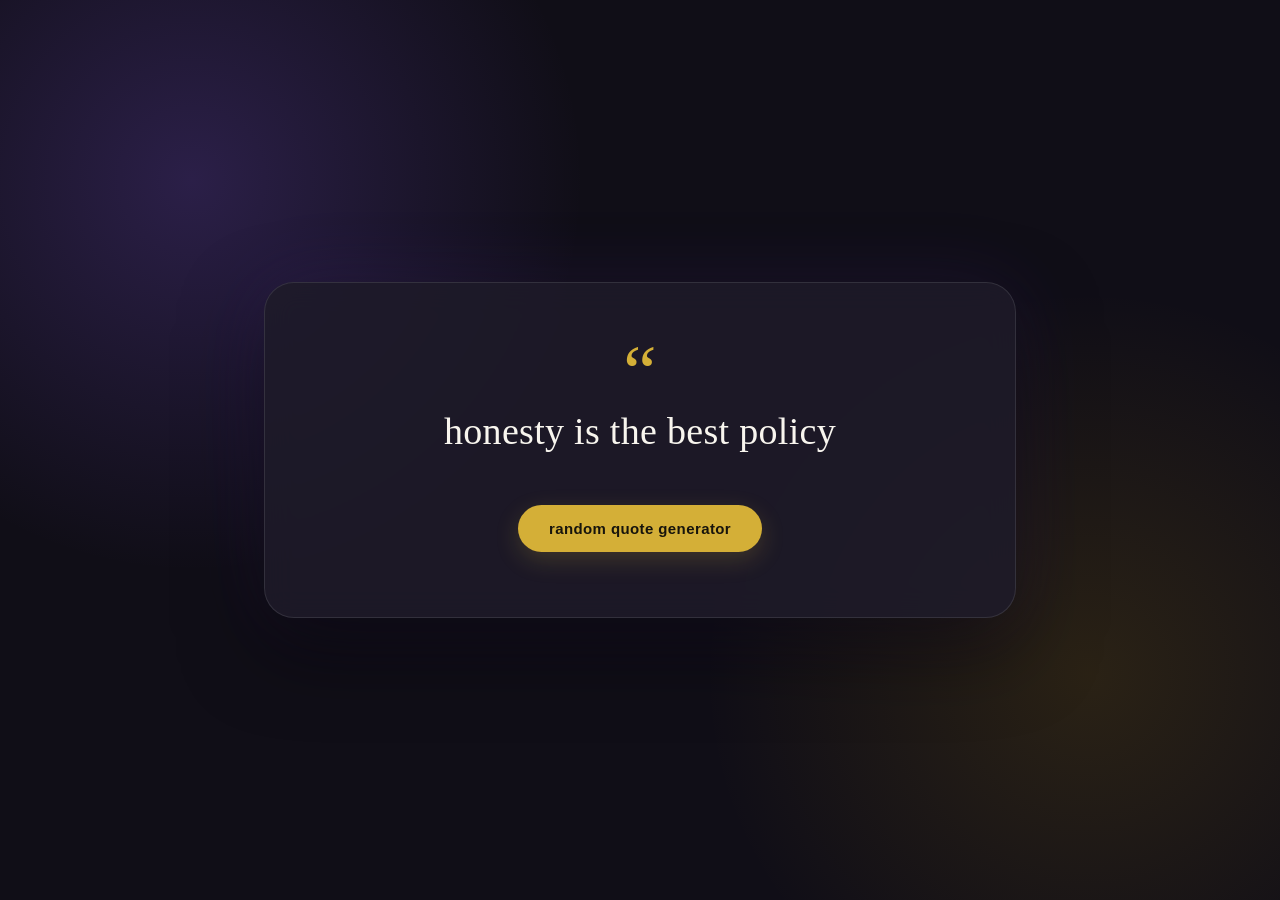
<file: 01project/index.html>
<!DOCTYPE html>
<html lang="en">
<head>
    <meta charset="UTF-8">
    <meta name="viewport" content="width=device-width, initial-scale=1.0">
    <title>Document</title>
    <link rel="stylesheet" href="style.css"
></link></head>
<body>
    <div id="first">
        <h1>honesty is the best policy</h1>
        <button>random quote generator</button>
    </div>
    
</body>
<script src="./first.js"></script>
</html>
</file>
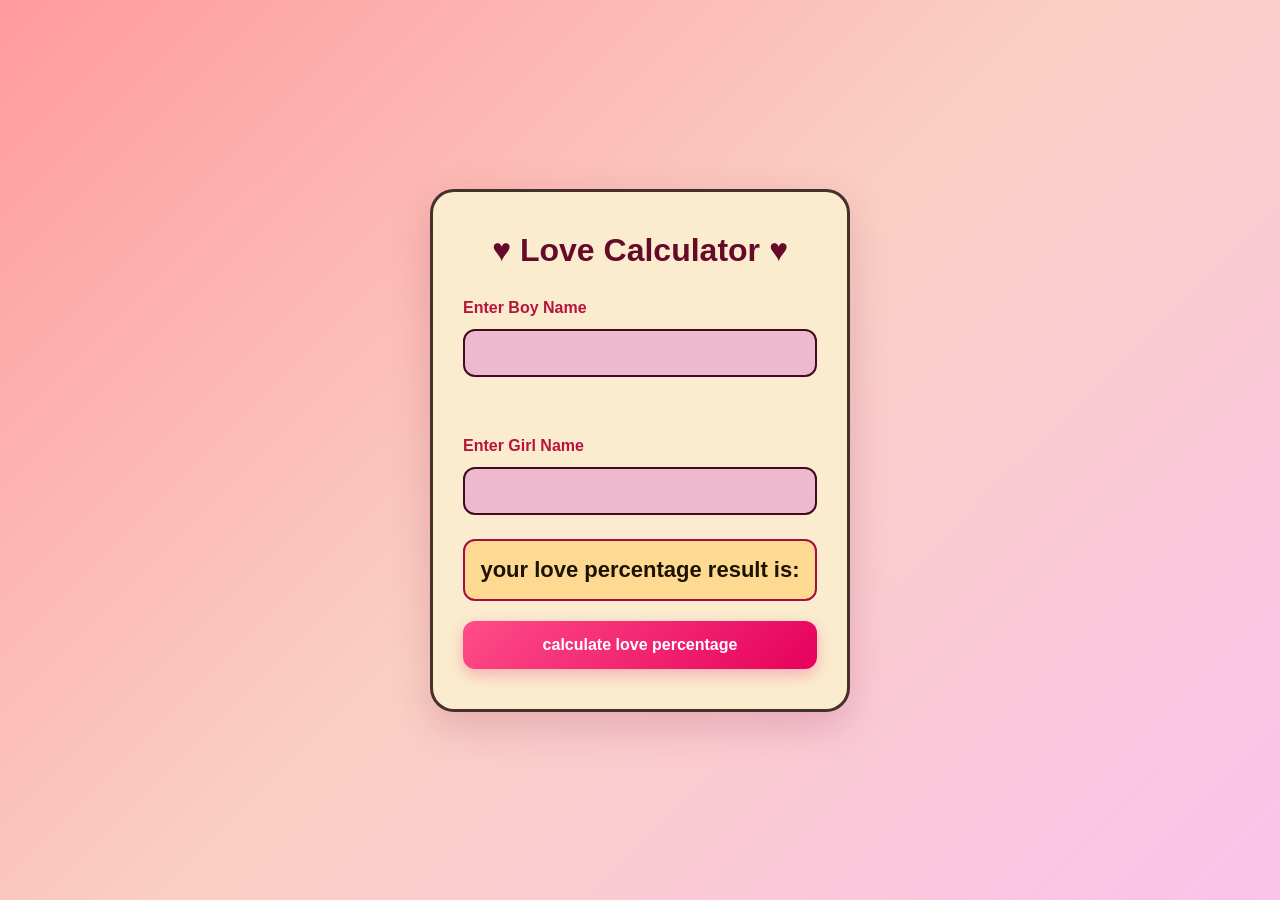
<file: 03project/index.html>
<!DOCTYPE html>
<html lang="en">
<head>
    <meta charset="UTF-8">
    <meta name="viewport" content="width=device-width, initial-scale=1.0">
    <title>love calculator</title>
    <link rel="stylesheet" href="style.css">
</head>
<body style="background-color:pink;color:black ;display: flex;align-items:center"> 
    <div id="parent">
        <h1>love calculator </h1>
        <form>
            <label for="boy">enter boy name</label>
            <input type="text" id="boy" name="boy" required>
            <br>
            <br>
            <label for="girl"> enter girl name </label>
            <input type="text" id="girl" name="girl" required>
            <h2>your love percentage result is:</h2>
            <button type="submit">calculate love percentage</button>
        </form>

    </div>

    <script src="first.js"></script>
    
</body>
</html>
</file>
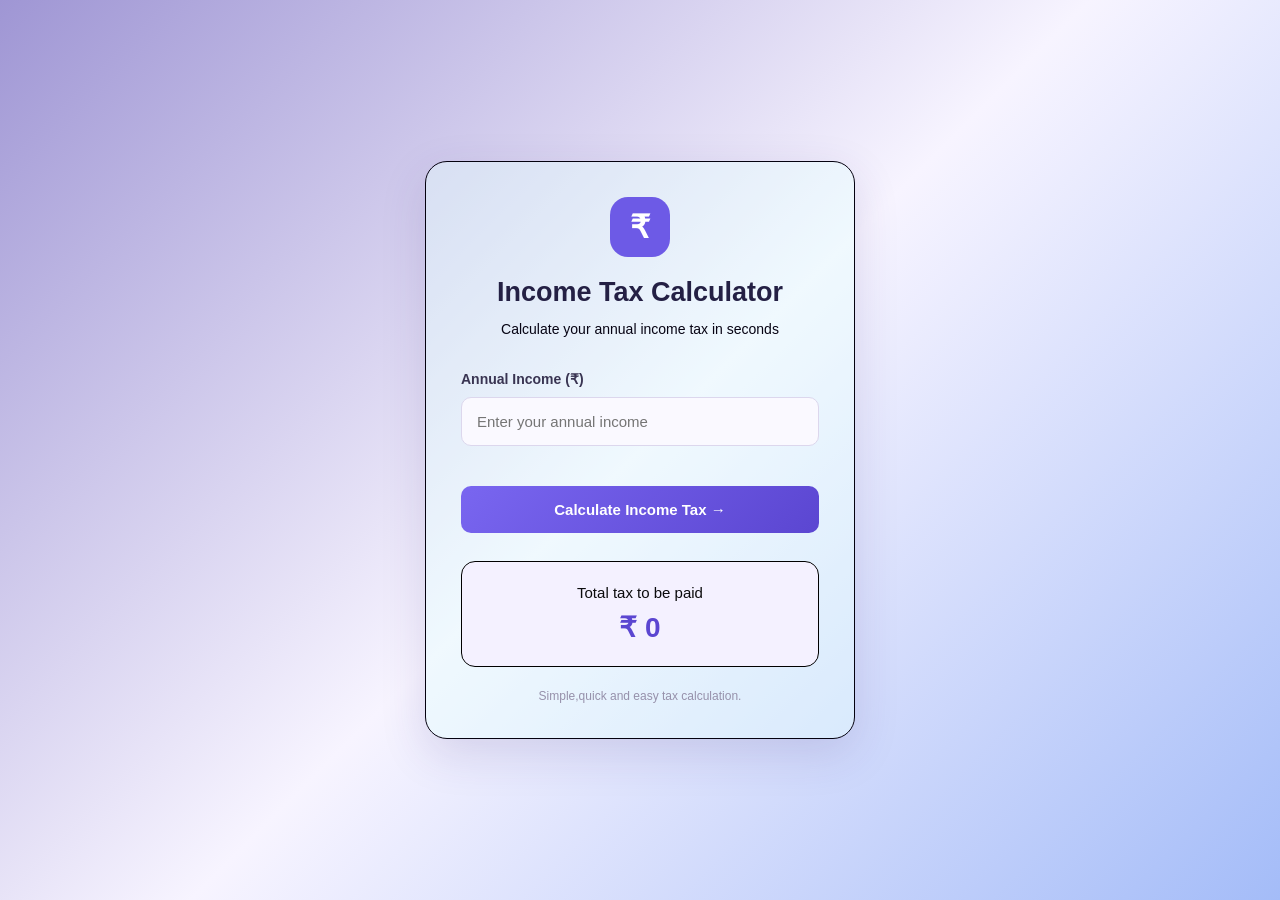
<file: 04project/index.html>
<!DOCTYPE html>
<html lang="en">
<head>
    <meta charset="UTF-8">
    <meta name="viewport" content="width=device-width, initial-scale=1.0">
    <title>Income tax calculator</title>
    <link rel="stylesheet" href="style.css">
</head>
<body style="background-color: antiquewhite;color:brown ;display:flex;align-items:center;justify-content:center">
  <div id="parent">
    <div class="icon">₹</div>
    <h1>Income Tax Calculator</h1>
    <p class="subtitle">Calculate your annual income tax in seconds</p>
    <form>
        <label for="income">Annual Income (₹)</label>
        <input type="number" id="income" name="income" placeholder="Enter your annual income" min="0" step="1" required>
        <br>
        <br>
        <button type="submit">Calculate Income Tax →</button>
    </form>
    <div class="result-box" aria-live="polite">
      <P>Total tax to be paid</P>
      <h2>₹ 0</h2>

    </div>
    <p class="footer">Simple,quick and easy tax calculation.</p>
  </div>  
</body>
<script src="first.js"></script>
</html>
</file>
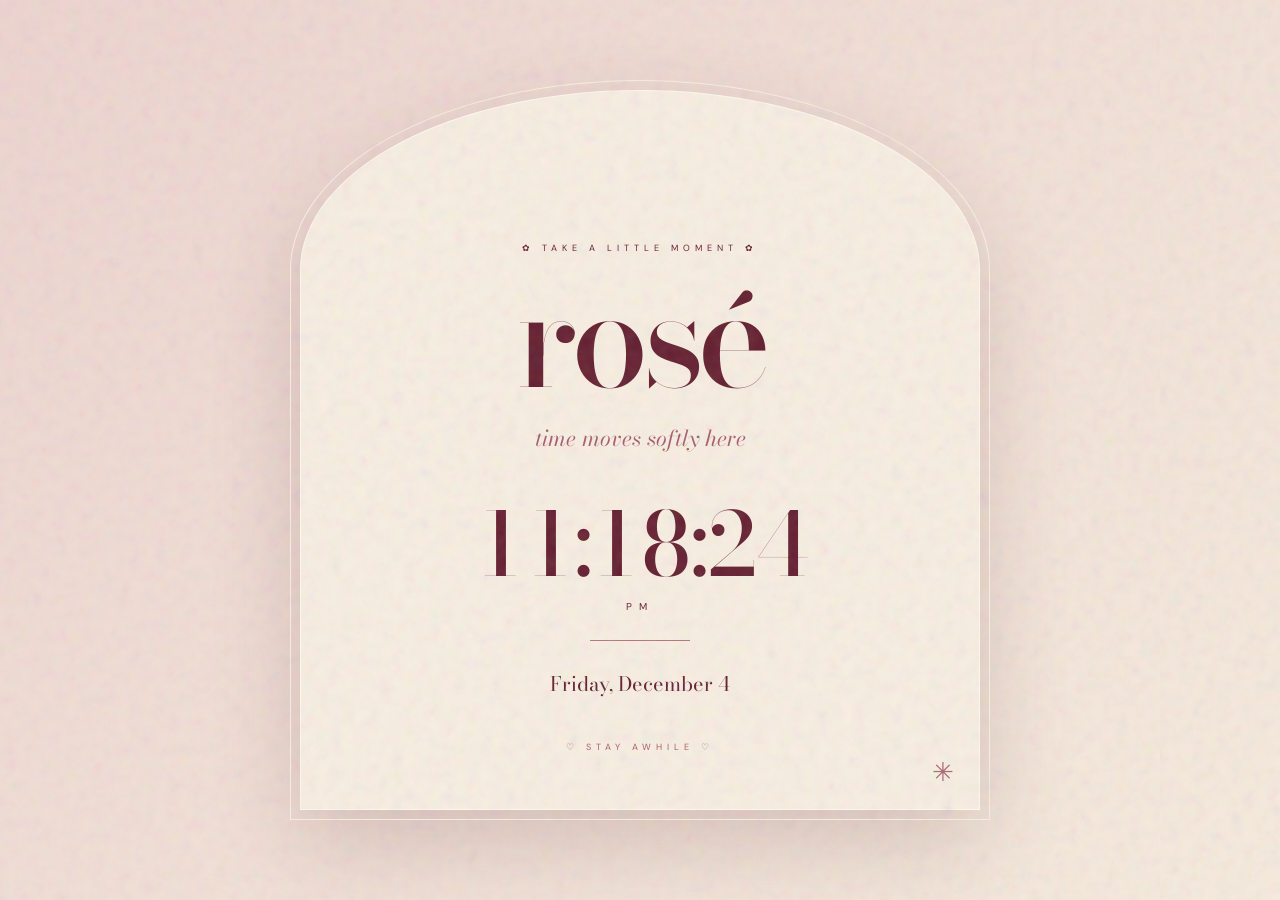
<file: 05project/index.html>
<!DOCTYPE html>
<html lang="en">
<head>
  <meta charset="UTF-8">
  <meta name="viewport" content="width=device-width, initial-scale=1.0">
  <title>rosé — a little moment</title>
  <link rel="stylesheet" href="style.css">
</head>
<body>
  <main class="clock-card">
    <p class="eyebrow">✿ TAKE A LITTLE MOMENT ✿</p>
    <h1>rosé</h1>
    <p class="subtitle">time moves softly here</p>

    <div id="clock">00:00:00</div>
    <p id="period">AM</p>
    <div class="line"></div>
    <p id="date"></p>
    <p class="footer">♡ stay awhile ♡</p>
  </main>
  <script src="first.js"></script>
</body>
</html>
</file>
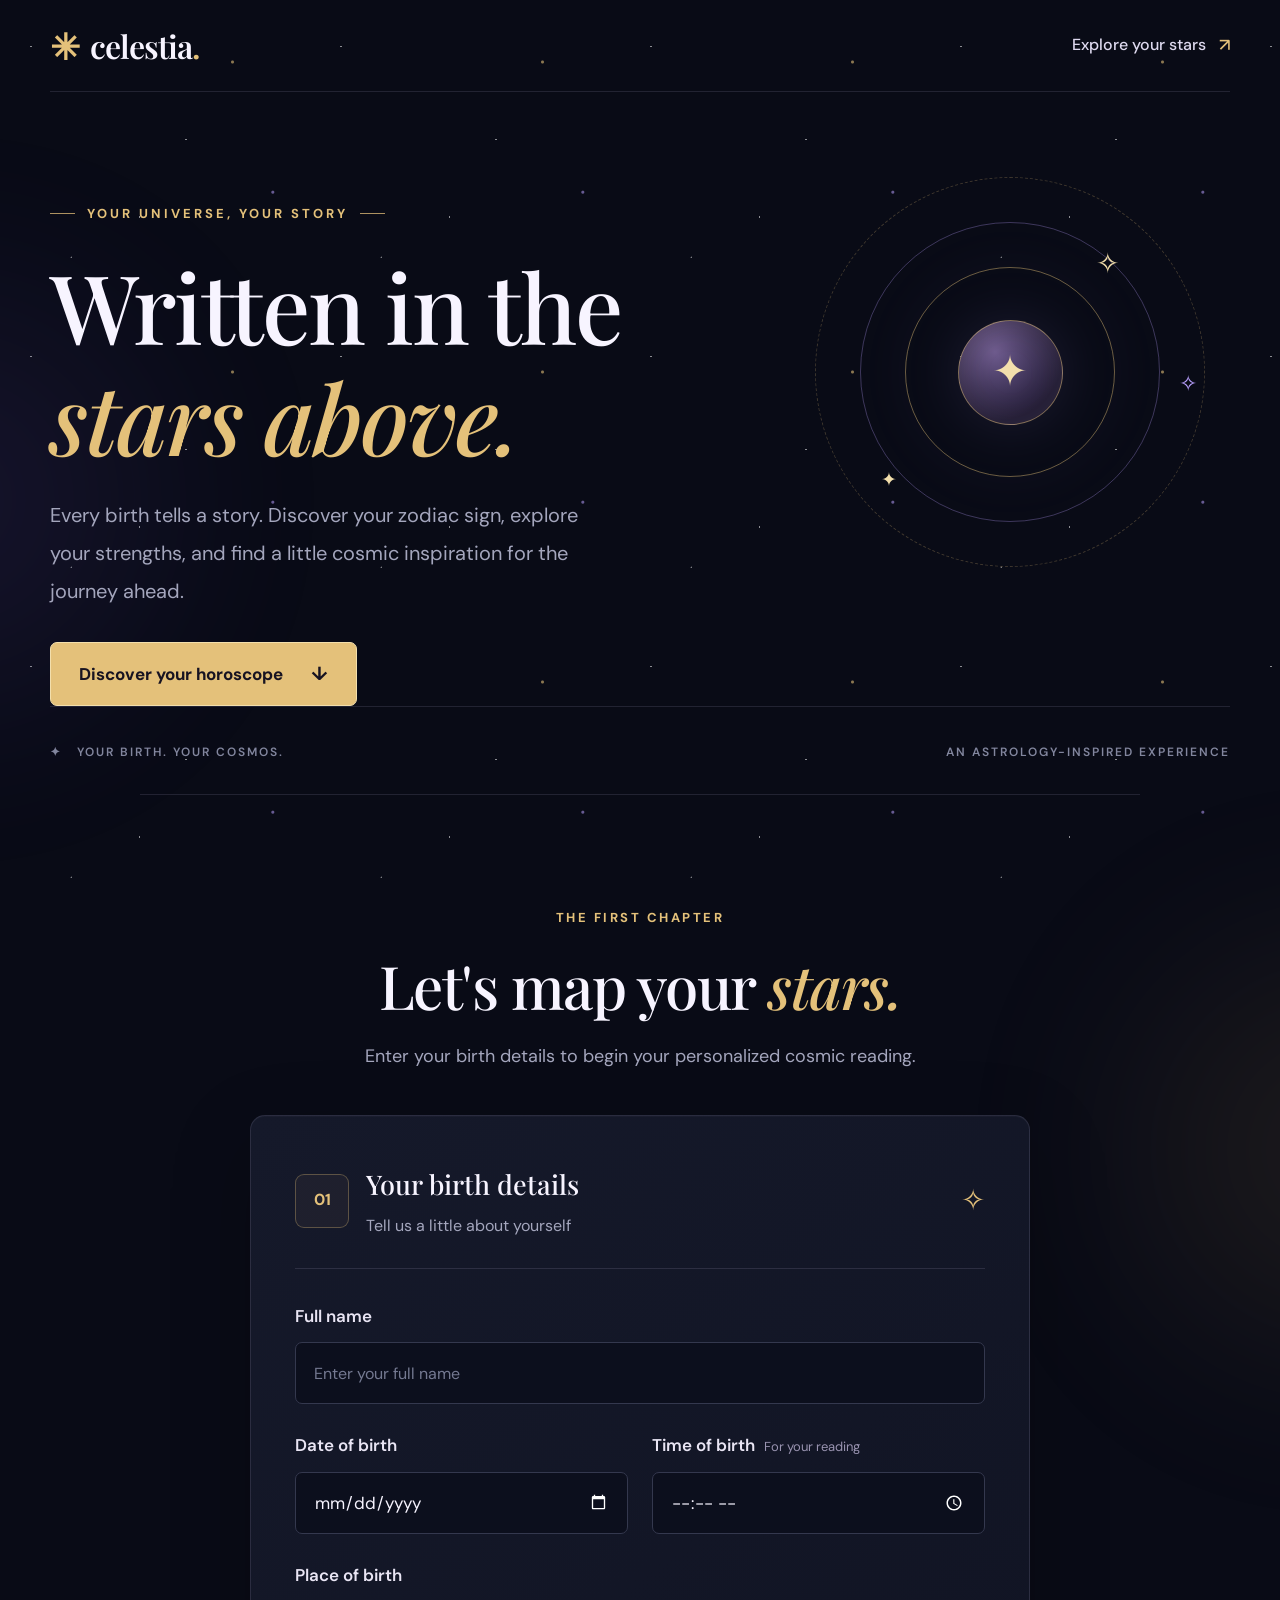
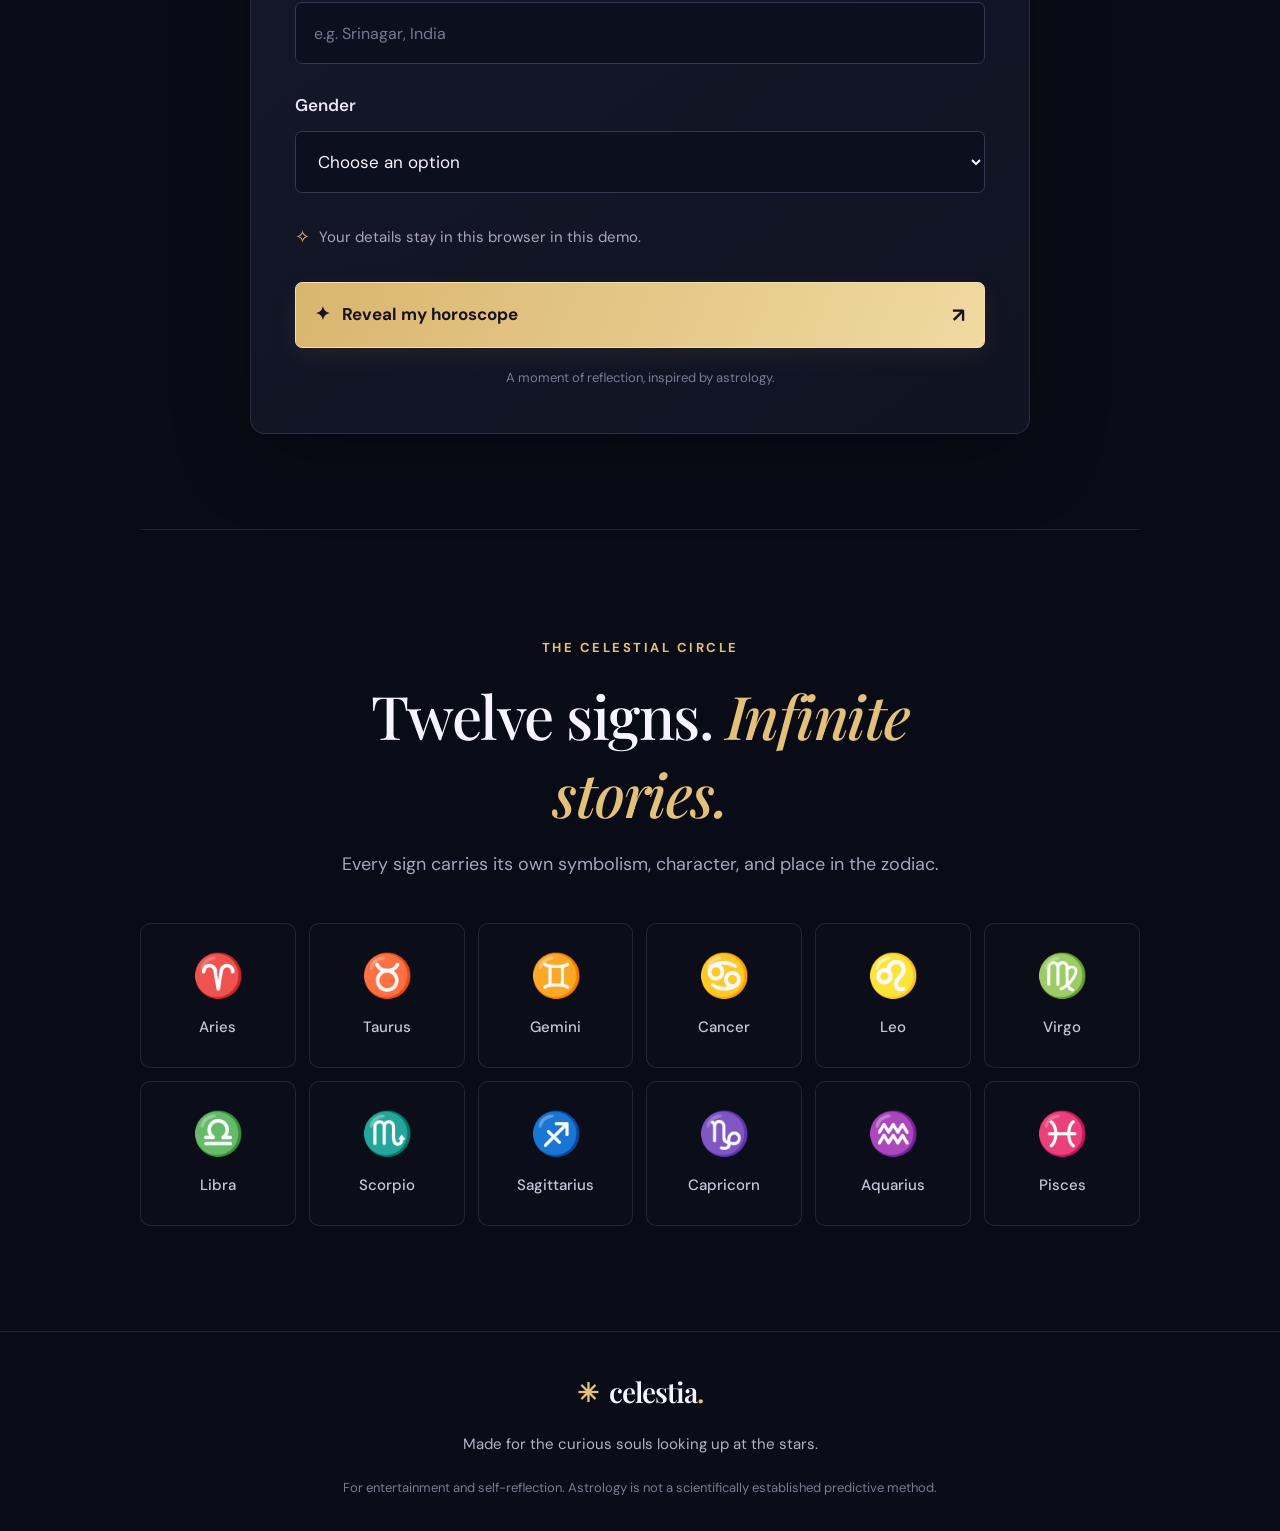
<file: 07project/index.html>
<!DOCTYPE html>
<html lang="en">
<head>
    <meta charset="UTF-8">
    <meta name="viewport" content="width=device-width, initial-scale=1.0">

    <meta name="theme-color" content="#090b16">
    <meta name="description" content="Explore your zodiac sign and discover a personalized astrology-inspired reading.">

    <title>Celestia — Your Cosmic Journey</title>

    <link rel="preconnect" href="https://fonts.googleapis.com">
    <link rel="preconnect" href="https://fonts.gstatic.com" crossorigin>

    <link href="https://fonts.googleapis.com/css2?family=DM+Sans:wght@400;500;600;700&family=Playfair+Display:wght@400;500;600;700&display=swap" rel="stylesheet">

    <link rel="stylesheet" href="style.css">
    <script src="first.js" defer></script>
</head>

<body>

    <div class="ambient ambient-one"></div>
    <div class="ambient ambient-two"></div>

    <!-- Navigation -->
    <header class="navbar">
        <a href="#" class="brand" aria-label="Celestia home">
            <span class="brand-symbol">✳</span>
            <span>celestia<span class="brand-dot">.</span></span>
        </a>

        <a href="#birth-form" class="nav-link">
            Explore your stars <span>↗</span>
        </a>
    </header>

    <main>

        <!-- Hero -->
        <section class="hero">
            <div class="eyebrow">
                <span class="eyebrow-line"></span>
                YOUR UNIVERSE, YOUR STORY
                <span class="eyebrow-line"></span>
            </div>

            <h1>
                Written in the <br>
                <span>stars above.</span>
            </h1>

            <p class="hero-description">
                Every birth tells a story. Discover your zodiac sign,
                explore your strengths, and find a little cosmic
                inspiration for the journey ahead.
            </p>

            <a href="#birth-form" class="hero-cta">
                Discover your horoscope
                <span>↓</span>
            </a>

            <div class="orbit-art" aria-hidden="true">
                <div class="orbit orbit-outer"></div>
                <div class="orbit orbit-middle"></div>
                <div class="orbit orbit-inner"></div>
                <div class="orbit-core">✦</div>
                <span class="orbit-star star-one">✧</span>
                <span class="orbit-star star-two">✦</span>
                <span class="orbit-star star-three">✧</span>
            </div>

            <div class="hero-bottom">
                <span>✦ &nbsp; YOUR BIRTH. YOUR COSMOS.</span>
                <span>AN ASTROLOGY-INSPIRED EXPERIENCE</span>
            </div>
        </section>

        <!-- Birth Details Form -->
        <section class="form-section" id="birth-form">

            <div class="section-heading">
                <span class="section-kicker">THE FIRST CHAPTER</span>
                <h2>Let's map your <span>stars.</span></h2>
                <p>
                    Enter your birth details to begin your
                    personalized cosmic reading.
                </p>
            </div>

            <form id="astroform" class="astro-form">

                <div class="form-topline">
                    <span class="step-number">01</span>
                    <div>
                        <h3>Your birth details</h3>
                        <p>Tell us a little about yourself</p>
                    </div>
                    <span class="sparkle-icon">✧</span>
                </div>

                <div class="form-grid">

                    <div class="field full-width">
                        <label for="name">Full name</label>
                        <input
                            type="text"
                            id="name"
                            name="name"
                            placeholder="Enter your full name"
                            autocomplete="name"
                            maxlength="100"
                            required
                        >
                    </div>

                    <div class="field">
                        <label for="dob">Date of birth</label>
                        <input
                            type="date"
                            id="dob"
                            name="dob"
                            required
                        >
                    </div>

                    <div class="field">
                        <label for="tob">
                            Time of birth
                            <span class="optional-label">For your reading</span>
                        </label>
                        <input
                            type="time"
                            id="tob"
                            name="tob"
                            required
                        >
                    </div>

                    <div class="field full-width">
                        <label for="place">Place of birth</label>
                        <input
                            type="text"
                            id="place"
                            name="place"
                            placeholder="e.g. Srinagar, India"
                            autocomplete="off"
                            maxlength="120"
                            required
                        >
                    </div>

                    <div class="field full-width">
                        <label for="gender">Gender</label>
                        <select id="gender" name="gender" required>
                            <option value="">Choose an option</option>
                            <option value="male">Male</option>
                            <option value="female">Female</option>
                            <option value="other">Other</option>
                            <option value="prefer-not">Prefer not to say</option>
                        </select>
                    </div>

                </div>

                <div class="privacy-note">
                    <span>✧</span>
                    Your details stay in this browser in this demo.
                </div>

                <button type="submit" id="generateBtn">
                    <span>✦</span>
                    Reveal my horoscope
                    <span class="button-arrow">↗</span>
                </button>

                <p class="form-footnote">
                    A moment of reflection, inspired by astrology.
                </p>

            </form>
        </section>

        <!-- Result Section -->
        <section
            id="result"
            class="result-section"
            aria-live="polite"
            aria-atomic="true"
            hidden
        >
        </section>

        <!-- Zodiac Signs -->
        <section class="zodiac-section">

            <div class="section-heading zodiac-heading">
                <span class="section-kicker">THE CELESTIAL CIRCLE</span>
                <h2>Twelve signs. <span>Infinite stories.</span></h2>
                <p>
                    Every sign carries its own symbolism,
                    character, and place in the zodiac.
                </p>
            </div>

            <div class="zodiac-grid">

                <div class="zodiac-item">
                    <span>♈</span><p>Aries</p>
                </div>
                <div class="zodiac-item">
                    <span>♉</span><p>Taurus</p>
                </div>
                <div class="zodiac-item">
                    <span>♊</span><p>Gemini</p>
                </div>
                <div class="zodiac-item">
                    <span>♋</span><p>Cancer</p>
                </div>
                <div class="zodiac-item">
                    <span>♌</span><p>Leo</p>
                </div>
                <div class="zodiac-item">
                    <span>♍</span><p>Virgo</p>
                </div>
                <div class="zodiac-item">
                    <span>♎</span><p>Libra</p>
                </div>
                <div class="zodiac-item">
                    <span>♏</span><p>Scorpio</p>
                </div>
                <div class="zodiac-item">
                    <span>♐</span><p>Sagittarius</p>
                </div>
                <div class="zodiac-item">
                    <span>♑</span><p>Capricorn</p>
                </div>
                <div class="zodiac-item">
                    <span>♒</span><p>Aquarius</p>
                </div>
                <div class="zodiac-item">
                    <span>♓</span><p>Pisces</p>
                </div>

            </div>
        </section>

    </main>

    <!-- Footer -->
    <footer class="footer">
        <a href="#" class="brand footer-brand">
            <span class="brand-symbol">✳</span>
            <span>celestia<span class="brand-dot">.</span></span>
        </a>

        <p>
            Made for the curious souls looking up at the stars.
        </p>

        <span class="footer-disclaimer">
            For entertainment and self-reflection.
            Astrology is not a scientifically established predictive method.
        </span>
    </footer>

</body>
</html>
</file>
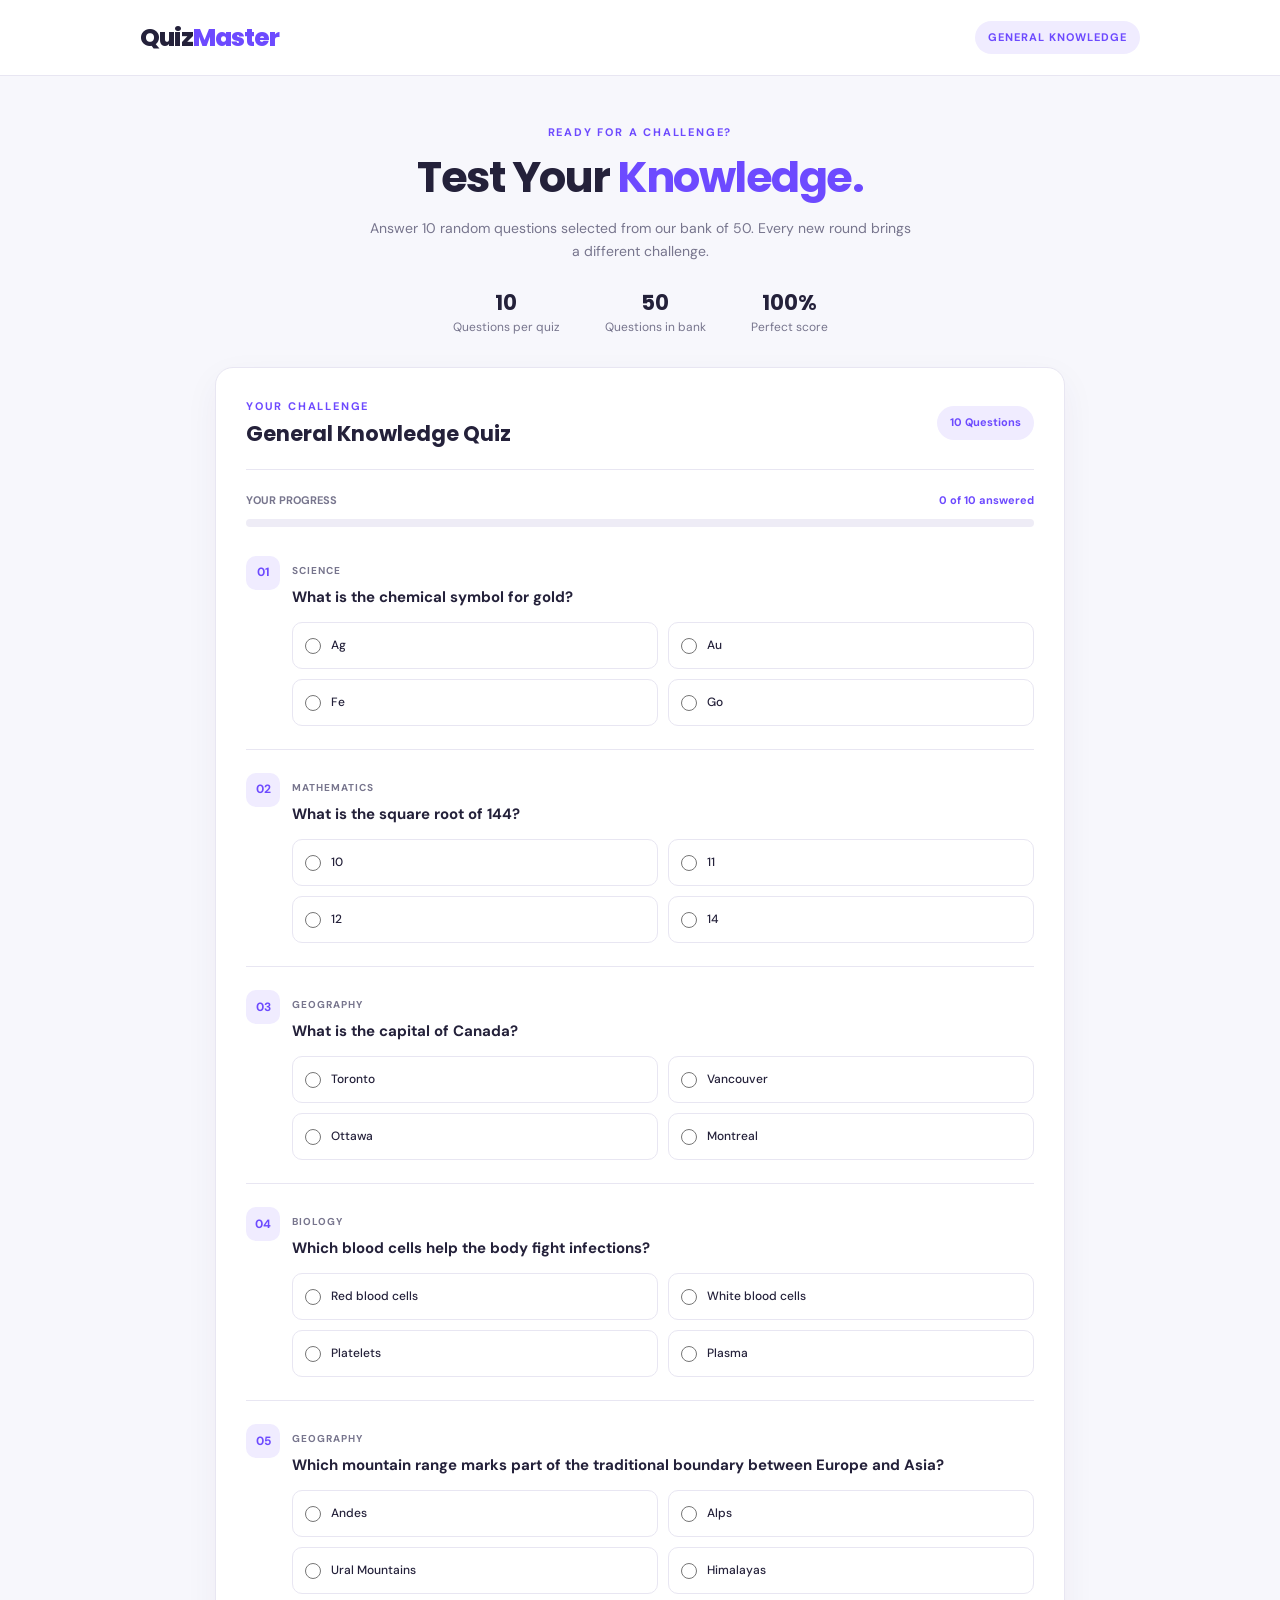
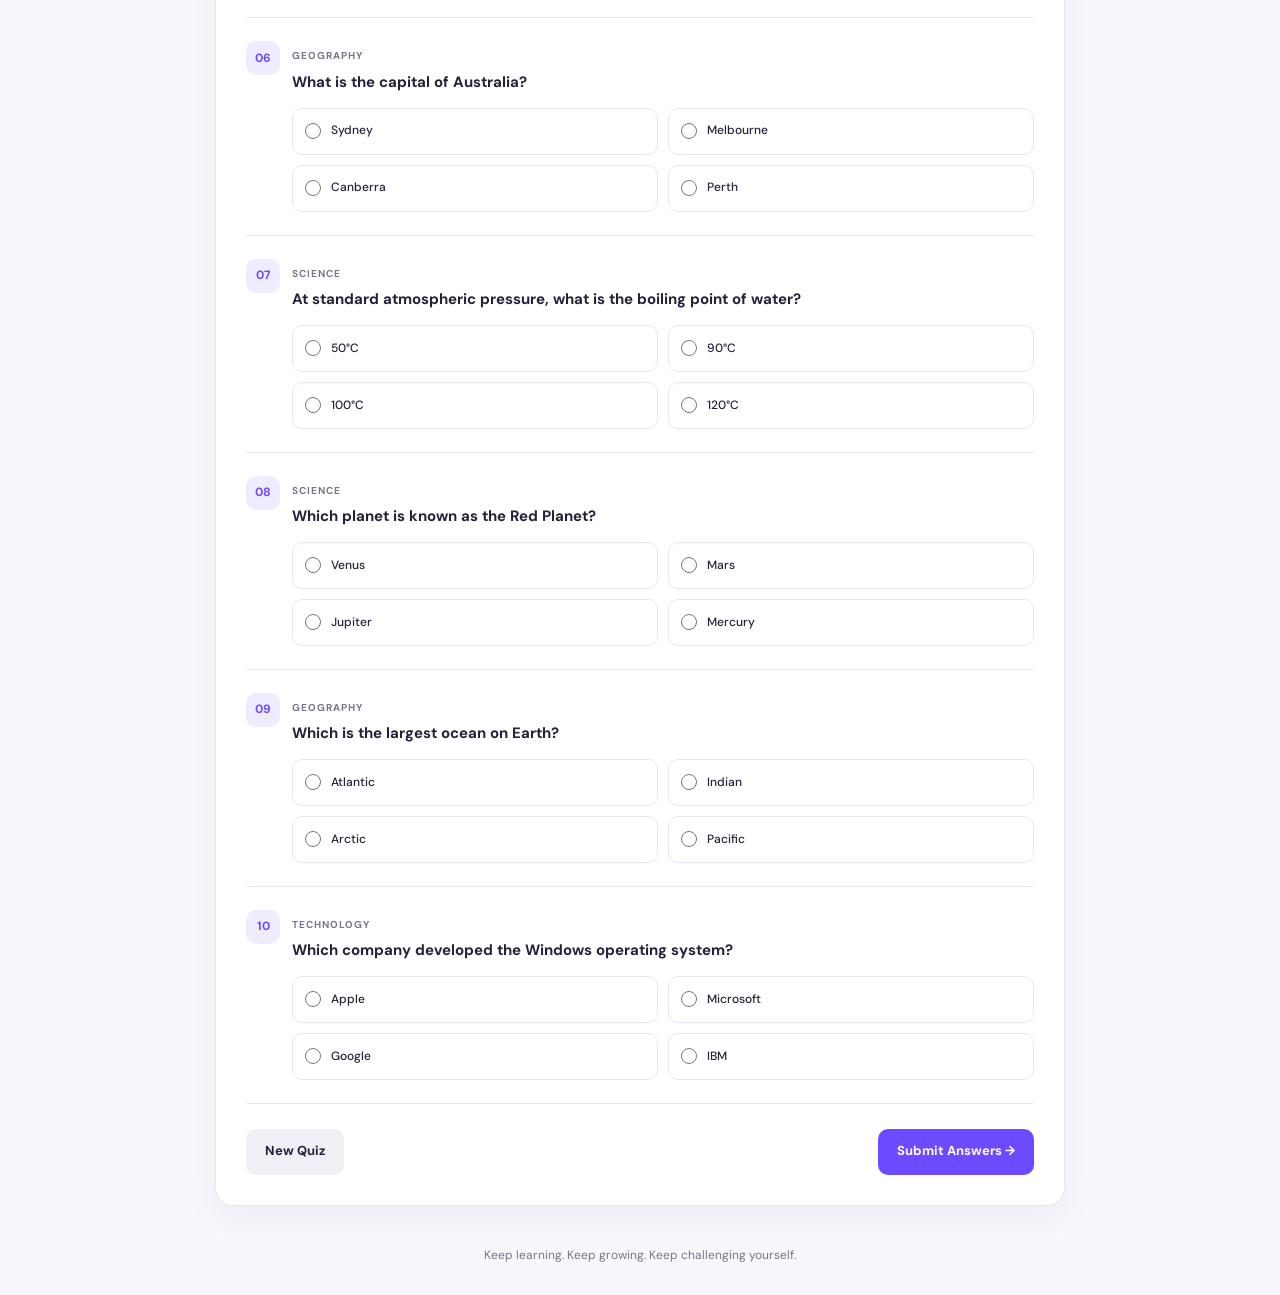
<file: 10project/index.html>
<!DOCTYPE html>
<html lang="en">
<head>
    <meta charset="UTF-8">
    <meta name="viewport" content="width=device-width, initial-scale=1.0">
    <title>QuizMaster - General Knowledge</title>
    <link rel="stylesheet" href="style.css">
    <script src="first.js" defer></script>
</head>
<body>
    <header class="header">
        <a class="logo" href="#">Quiz<span>Master</span></a>
        <span class="header-label">GENERAL KNOWLEDGE</span>
    </header>

    <main class="container">
        <section class="intro">
            <p class="eyebrow">READY FOR A CHALLENGE?</p>
            <h1>Test Your <span>Knowledge.</span></h1>
            <p class="intro-text">
                Answer 10 random questions selected from our bank of 50.
                Every new round brings a different challenge.
            </p>

            <div class="info-row">
                <div class="info">
                    <strong>10</strong>
                    <span>Questions per quiz</span>
                </div>
                <div class="info">
                    <strong>50</strong>
                    <span>Questions in bank</span>
                </div>
                <div class="info">
                    <strong>100%</strong>
                    <span>Perfect score</span>
                </div>
            </div>
        </section>

        <section class="quiz-card" id="quizCard">
            <div class="quiz-heading">
                <div>
                    <p class="eyebrow">YOUR CHALLENGE</p>
                    <h2>General Knowledge Quiz</h2>
                </div>
                <span class="pill" id="questionCount">10 Questions</span>
            </div>

            <div class="progress-area">
                <div class="progress-labels">
                    <span>YOUR PROGRESS</span>
                    <span id="progressText">0 of 10 answered</span>
                </div>
                <div
                    class="progress-track"
                    id="progressTrack"
                    role="progressbar"
                    aria-label="Quiz progress"
                    aria-valuemin="0"
                    aria-valuemax="100"
                    aria-valuenow="0"
                >
                    <div class="progress-bar" id="progressBar"></div>
                </div>
            </div>

            <form id="quizForm" novalidate>
                <div id="questionsContainer"></div>

                <p id="errorMessage" class="error hidden" role="alert">
                    Please answer all 10 questions before submitting.
                </p>

                <div class="button-row">
                    <button type="button" id="resetButton" class="button button-light">
                        New Quiz
                    </button>
                    <button type="submit" id="submitButton" class="button button-primary">
                        Submit Answers →
                    </button>
                </div>
            </form>
        </section>

        <section class="result-card hidden" id="resultCard" aria-live="polite">
            <div class="result-icon" id="resultIcon">🏆</div>
            <p class="eyebrow">QUIZ COMPLETED</p>
            <h2 id="resultTitle">Well done!</h2>
            <p id="resultMessage" class="result-message">
                Here are your results.
            </p>

            <div class="score-circle">
                <strong id="scoreNumber">0/10</strong>
                <span>Your Score</span>
            </div>

            <div class="result-stats">
                <div class="stat">
                    <strong id="percentage">0%</strong>
                    <span>Percentage</span>
                </div>
                <div class="stat">
                    <strong id="correctCount">0</strong>
                    <span>Correct</span>
                </div>
                <div class="stat">
                    <strong id="incorrectCount">0</strong>
                    <span>Incorrect</span>
                </div>
            </div>

            <button type="button" id="tryAgainButton" class="button button-primary">
                Try Another Quiz ↻
            </button>
        </section>

        <footer class="footer">
            Keep learning. Keep growing. Keep challenging yourself.
        </footer>
    </main>
</body>
</html>
</file>
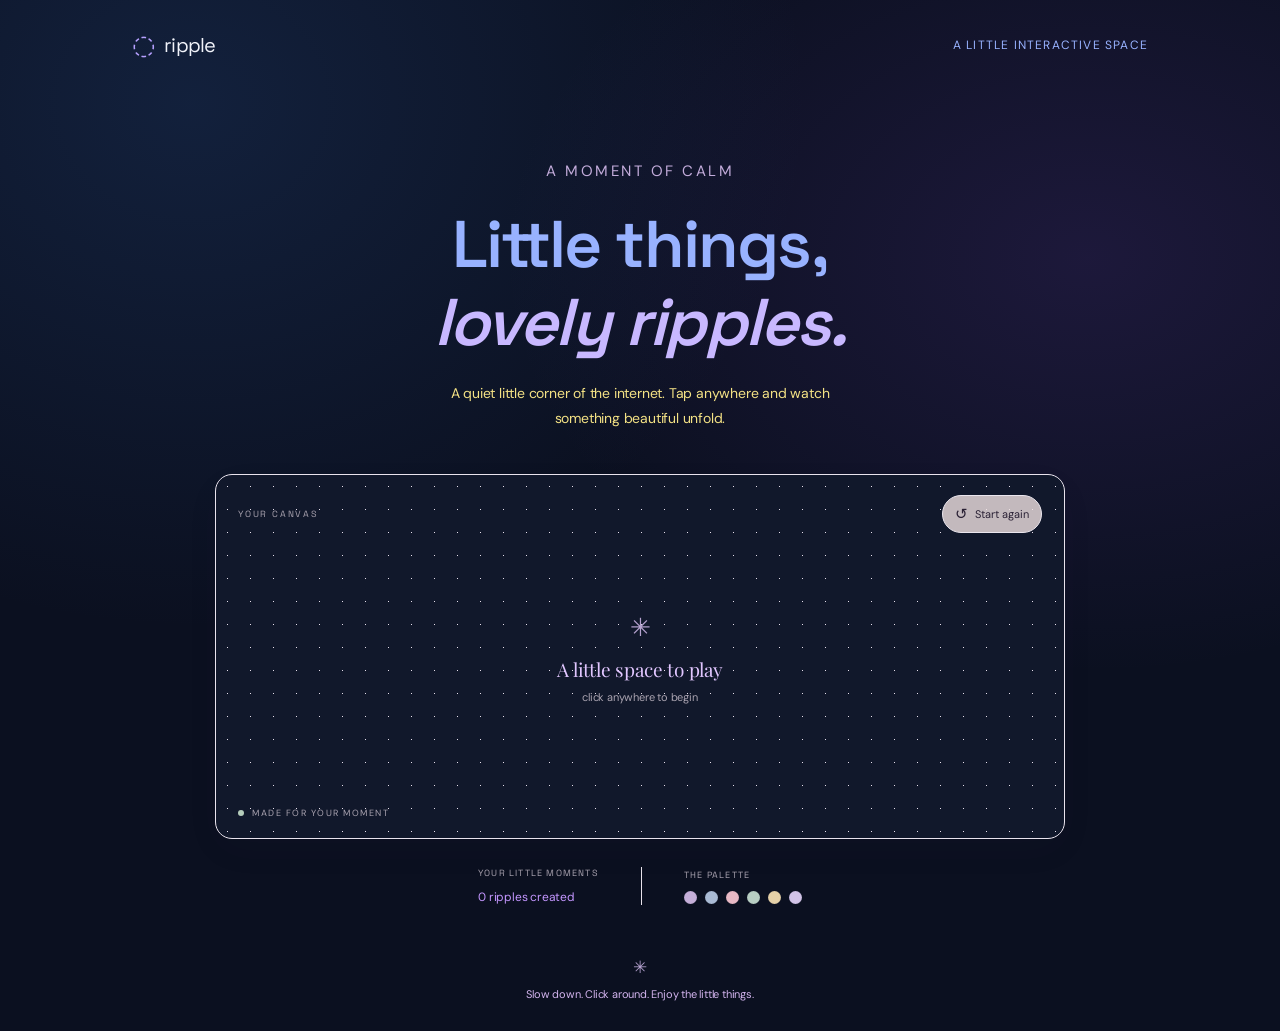
<file: poject08/index.html>
<!DOCTYPE html>
<html lang="en">
<head>
    <meta charset="UTF-8">
    <meta name="viewport" content="width=device-width, initial-scale=1.0">

    <title>Ripple — A little moment of calm</title>

    <link rel="preconnect" href="https://fonts.googleapis.com">
    <link rel="preconnect" href="https://fonts.gstatic.com" crossorigin>

    <link href="https://fonts.googleapis.com/css2?family=DM+Sans:wght@400;500;600&family=Playfair+Display:wght@400;500&display=swap" rel="stylesheet">

    <link rel="stylesheet" href="style.css">
    <script src="first.js" defer></script>
</head>

<body>

    <nav class="navbar">
        <a href="#" class="logo">
            <span class="logo-symbol">◌</span>
            ripple
        </a>

        <span class="nav-note">
            a little interactive space
        </span>
    </nav>

    <main>
        <section class="hero">
            <p class="eyebrow">A MOMENT OF CALM</p>

            <h1>
                Little things,<br>
                <span>lovely ripples.</span>
            </h1>

            <p class="subtitle">
                A quiet little corner of the internet.
                Tap anywhere and watch something beautiful unfold.
            </p>
        </section>

        <section class="playground" id="playground">
            <div class="canvas-top">
                <span class="canvas-label">YOUR CANVAS</span>

                <button class="reset-btn" id="resetBtn">
                    <span>↺</span> Start again
                </button>
            </div>

            <div class="canvas-center" id="canvasHint">
                <div class="hint-symbol">✳</div>
                <p>A little space to play</p>
                <span>click anywhere to begin</span>
            </div>

            <div class="canvas-bottom">
                <span class="live-dot"></span>
                MADE FOR YOUR MOMENT
            </div>
        </section>

        <section class="details">
            <div class="detail-item">
                <span class="detail-label">YOUR LITTLE MOMENTS</span>
                <p><span id="clickCount">0</span> ripples created</p>
            </div>

            <div class="detail-divider"></div>

            <div class="detail-item">
                <span class="detail-label">THE PALETTE</span>
                <div class="color-dots">
                    <span style="--dot:#c5afd9"></span>
                    <span style="--dot:#aabbd5"></span>
                    <span style="--dot:#e8b9c5"></span>
                    <span style="--dot:#b8cec3"></span>
                    <span style="--dot:#e6d1a8"></span>
                    <span style="--dot:#d2c4e8"></span>
                </div>
            </div>
        </section>
    </main>

    <footer>
        <span class="footer-star">✳</span>
        <p>Slow down. Click around. Enjoy the little things.</p>
    </footer>

</body>
</html>
</file>
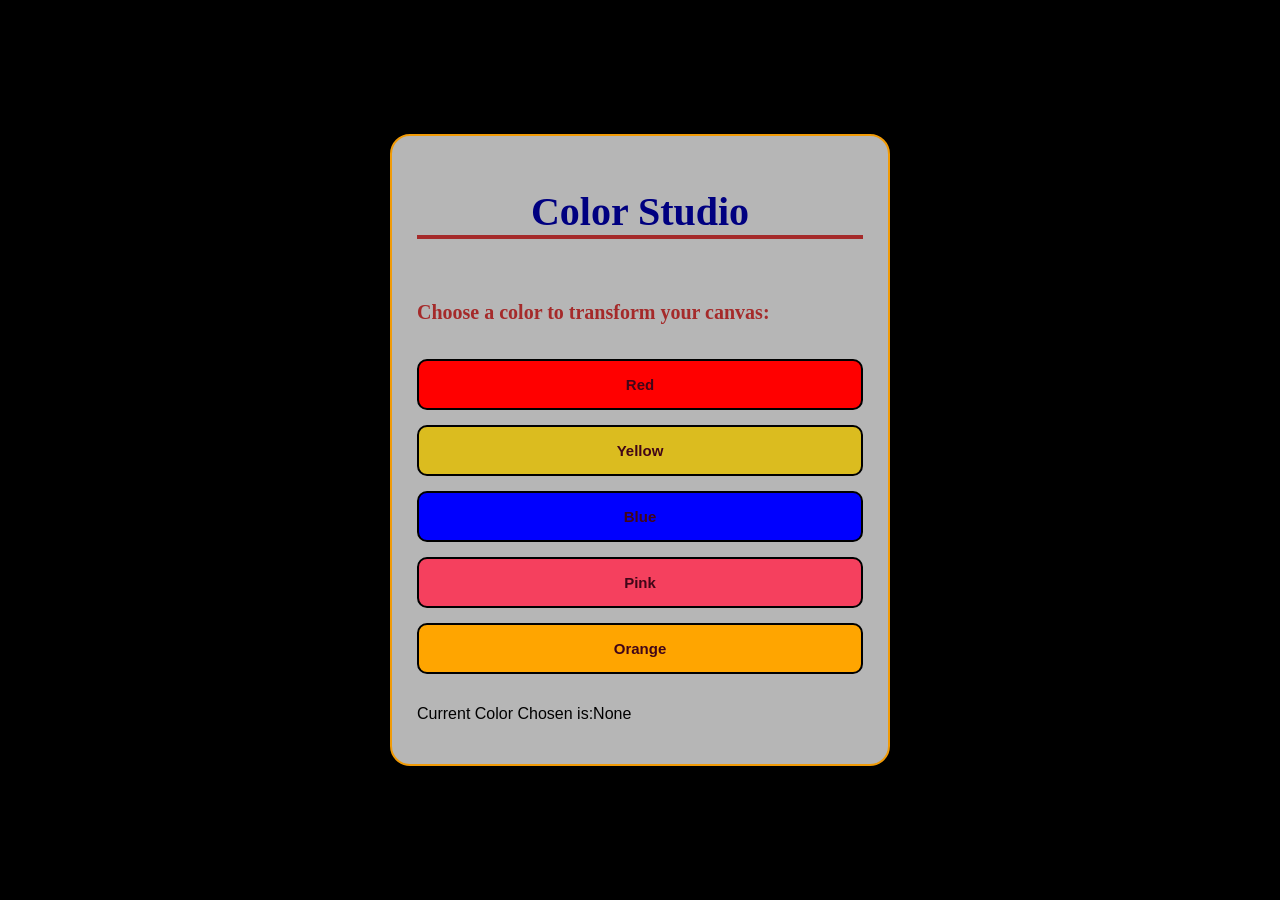
<file: project02/index.html>
<!DOCTYPE html>
<html lang="en">
<head>
    <meta charset="UTF-8">
    <meta name="viewport" content="width=device-width, initial-scale=1.0">
    <title>Color Studio</title>
    <link rel="stylesheet" href="style.css">
</head>
<body >
    <div id="parent">
        <h1>Color Studio</h1>
        <p style="color:brown; font-family: cursive ; font-weight: bolder; font-size:20px;">Choose a color to transform your canvas:</p>
     
        <button id="red" class="color-btn" style="background-color:red">Red</button>
   
         <button id="yellow" class="color-btn" style="background-color:rgb(219, 188, 31)">Yellow</button>
   
          <button id="blue"  class="color-btn" style="background-color:blue">Blue</button>
   
           <button id="pink"  class="color-btn" style="background-color:rgb(245, 64, 94)">Pink</button>
   
            <button id="orange"  class="color-btn" style="background-color:orange">Orange</button>
   
              <p id="current-color">Current Color Chosen is:None</p>
    </div>

  
    
</body>
<script src="./first.js"></script>
</html>
</file>
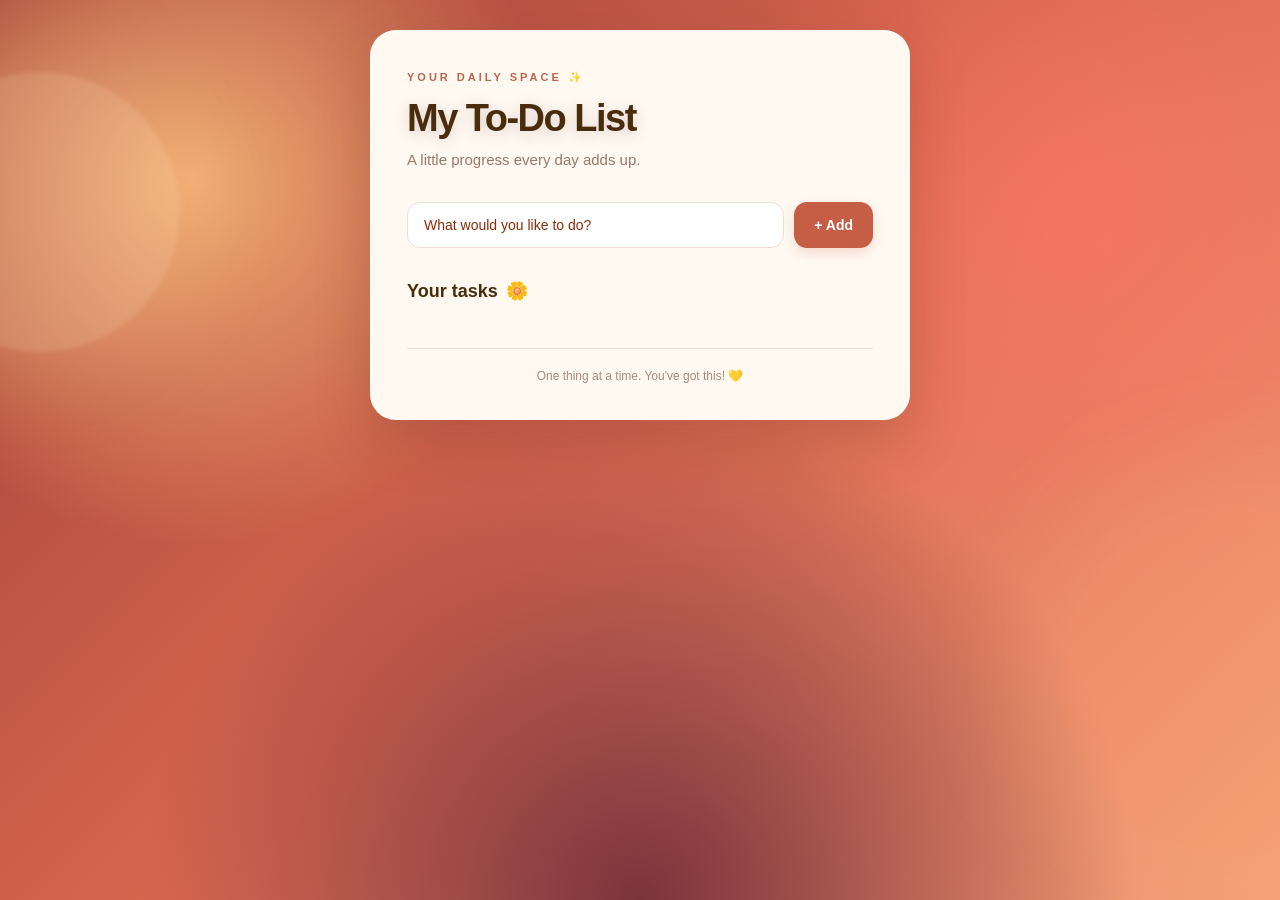
<file: project09/index.html>
<!DOCTYPE html>
<html lang="en">
<head>
    <meta charset="UTF-8">
    <meta name="viewport" content="width=device-width, initial-scale=1.0">

    <title>My To-Do List</title>

    <link rel="stylesheet" href="style.css">
</head>

<body>

    <main class="todo-container">

        <header class="header">
            <span class="eyebrow">YOUR DAILY SPACE ✨</span>
            <h1>My To-Do List</h1>
            <p>A little progress every day adds up.</p>
        </header>

        <form id="taskform" class="task-form">
            <input
                type="text"
                name="task"
                id="task"
                placeholder="What would you like to do?"
                autocomplete="off"
                aria-label="New task"
            >

            <button type="submit" class="add-btn">
                + Add
            </button>
        </form>

        <section class="tasks-section">
            <h2>Your tasks <span>🌼</span></h2>
            <div id="alltask"></div>
        </section>

        <footer>
            One thing at a time. You've got this! 💛
        </footer>

    </main>

    <script src="first.js"></script>

</body>
</html>
</file>
<file: 01project/style.css>
/* =========================
   PAGE
========================= */

body {
    margin: 0;
    min-height: 100vh;

    display: flex;
    justify-content: center;
    align-items: center;

    font-family: "Inter", Arial, sans-serif;

    background:
        radial-gradient(
            circle at 15% 20%,
            rgba(139, 92, 246, 0.22),
            transparent 30%
        ),
        radial-gradient(
            circle at 85% 75%,
            rgba(234, 179, 8, 0.12),
            transparent 30%
        ),
        #100e17;

    color: #f8f5ee;

    overflow: hidden;
}


/* =========================
   CARD
========================= */

#first {
    width: 85%;
    max-width: 650px;

    padding: 65px 50px;

    text-align: center;

    background: rgba(30, 27, 42, 0.88);

    border: 1px solid rgba(255, 255, 255, 0.1);

    border-radius: 30px;

    box-shadow:
        0 30px 80px rgba(0, 0, 0, 0.5),
        0 0 80px rgba(139, 92, 246, 0.12);

    backdrop-filter: blur(15px);

    transition:
        transform 0.4s ease,
        box-shadow 0.4s ease;
}


#first:hover {
    transform: translateY(-7px);

    box-shadow:
        0 35px 90px rgba(0, 0, 0, 0.55),
        0 0 100px rgba(139, 92, 246, 0.18);
}


/* =========================
   QUOTE
========================= */

h1 {
    margin: 0 0 45px;

    font-family: Georgia, "Times New Roman", serif;

    font-size: 38px;

    line-height: 1.5;

    font-weight: 400;

    letter-spacing: 0.3px;

    color: #f8f5ee;
}


/* Decorative quotation mark */

h1::before {
    content: "“";

    display: block;

    margin-bottom: 10px;

    font-family: Georgia, serif;

    font-size: 75px;

    line-height: 45px;

    color: #d4af37;
}


/* =========================
   BUTTON
========================= */

button {
    display: block;

    margin: 0 auto;

    padding: 14px 30px;

    border: 1px solid rgba(212, 175, 55, 0.4);

    border-radius: 50px;

    background: #d4af37;

    color: #17140c;

    font-size: 15px;

    font-weight: 700;

    letter-spacing: 0.4px;

    cursor: pointer;

    box-shadow:
        0 8px 25px rgba(212, 175, 55, 0.2);

    transition:
        transform 0.25s ease,
        background-color 0.25s ease,
        box-shadow 0.25s ease;
}


/* =========================
   BUTTON HOVER
========================= */

button:hover {
    background: #e5c158;

    transform: translateY(-3px);

    box-shadow:
        0 12px 35px rgba(212, 175, 55, 0.35);
}


/* =========================
   BUTTON CLICK
========================= */

button:active {
    transform: scale(0.96);
}


/* =========================
   MOBILE
========================= */

@media (max-width: 600px) {

    #first {
        width: 78%;

        padding: 45px 25px;

        border-radius: 24px;
    }

    h1 {
        font-size: 27px;
    }

    button {
        padding: 12px 23px;

        font-size: 14px;
    }
}
</file>
<file: 03project/style.css>
*{
    margin:0;
    padding:0;
    box-sizing:border-box;
}

body{
    min-height:100vh;
    display:flex;
    justify-content:center;
    align-items:center;
    font-family:Arial,sans-serif;
    background:linear-gradient(
        135deg,
        #ff9a9e,
        #fad0c4,
        #fbc2eb
    );
    color:#e70d7a;
    padding:20x;
}

#parent{
    width: 100%;
    max-width:420px;
    padding:40px 30px;
    text-align:center;
    border:3px solid rgba(24, 2, 2, 0.8);
    border-radius:24px;
    box-shadow:0 15px 40px rgba(139,35,75,0.2);
    background:rgb(251, 236, 207);
    backdrop-filter: blur(10px);
}

h1{
    font-size:32px;
    color:#660a29;
    margin-bottom:30px;
    text-transform:capitalize;

}

h1::before{
    content:"♥ ";
}

h1::after{
    content:"♥ ";
}

form{
    display:flex;
    flex-direction:column;
    align-items:stretch;
    gap:12px;
}

label{
    text-align:left;
    font-size:16px;
    font-weight:600;
    color:#b5153d;
    text-transform:capitalize;
}

input{
    width:100%;
    padding:13px 15px;
    font-size:16px;
    color:#4a1831;
    background:#edb9cf;
    border:2px solid #420b1f;
    border-radius:12px;
    outline:none;
    transition:border-color 0.3s,box-shadow 0.3s;
}

input:focus{
    border-color:#e63972;
    box-shadow: 0 0 0 4px rgba(238,57,114,0.12);
}

h2{
    margin-top:12px;
    padding:16px 10px;
    font-size:22px;
    color:#1c1401;
    background:#fed991;
    border-radius:12px;
    border:2px solid #a11040;
    transition:border-color 0.3s,box-shadow 0.5s;
}

button{
    width:100%;
    padding:15px 12px;
    margin-top:8px;
    border:none;
    border-radius:12px;
    background:linear-gradient(135deg,#ff4d88,#e6005c);
    color:rgb(255, 255, 255);
    font-size:16px;
    font-weight:bold;
    cursor:pointer;
    box-shadow: 0 6px 15px rgba(230,0,92,0.25);
    transition: transform 0.2s,box-shadow 0.4s;
}

button:hover{
    transform:translateY(-3px);
    box-shadow:0 10px 20px rgba(177, 21, 60, 0.715);
}

button:active{
    transform:scale(0.97);
}


@media (max-width: 480px) {
    #parent {
        padding: 30px 22px;
    }

    h1 {
        font-size: 27px;
    }

    h2 {
        font-size: 19px;
    }

    button {
        font-size: 14px;
    }
}
</file>
<file: 04project/style.css>
*{
    margin:0;
    padding:0;
    box-sizing:border-box;
}

body{
    min-height:100vh;
    display:flex;
    justify-content:center;
    align-items:center;
    padding:20px;
    font-family: Arial, Helvetica, sans-serif;
    background:linear-gradient(135deg,#9f96d4,#f7f4ff,#a4bcf8);
    color:#242044;
}
#parent{
    width:100%;
    max-width:430px;
    background:#e4fffc68;
    padding:35px;
    border-radius:22px;
    text-align:center;
    box-shadow:0 15px 45px rgba(66,48,130,0.15);
    border:1px solid #04010f;
}

.icon{
    width:60px;
    height:60px;
    display:flex;
    justify-content:center;
    align-items:center;
    margin:0 auto 20px;
    border-radius:18px;
    background:#6d5ae6;
    color:white;
    font-size:32px;
    font-weight:bold;
}

h1{
    font-size:27px;
    margin-bottom:10px;
    color:#242044;
}

.subtitle{
    color:#070414;
    font-size:14px;
    line-height:1.6;
    margin-bottom:30px;
}

form{
    text-align:left;
}

label{
    display:block;
    margin-bottom:10px;
    font-size:14px;
    font-weight:bold;
    color:#393452;
}


input{
    width:100%;
    padding:15px;
    border:1px solid #dcd7ed;
    border-radius:10px;
    outline:none;
    font-size:15px;
    background:#faf9ff;
    color:#242044;
    transition:0.3s;
}


input:focus{
    border-color:#6d5aef;
    box-shadow:0 0 0 4px rgba(109,90,230,0.12);
    background:white;
}

button{
    width:100%;
    margin-top:22px;
    padding:15px;
    border:none;
    border-radius:10px;
    background:linear-gradient(135deg,#7966f0,#5b46d1);
    color:white;
    font-size:15px;
    font-weight:bold;
    cursor:pointer;
    transition:transform 0.2s,box-shadow 0.2s;
}

button:hover{
    transform:scale(0.98);
}

.result-box{
    margin-top:28px;
    padding:22px 15px;
    border-radius:14px;
    background:#f4f1ff;
    border:1px solid #000000;
}

.result-box p{
    color:#0b0b0d;
    font-size:15px;
    
    margin-bottom:10px;
}

.result-box h2{
    color:#5b46d1;
    font-size:28px;
    overflow-wrap:anywhere;
}


.footer{
    margin-top:22px;
    font-size:12px;
    color:#9690aa;
}

@media(max-width:480px){
    #parent{
        padding:25px 20px;
        border-radius:19px;
    }

    h1{
        font-size:23px;
    }

    .result-box h2{
        font-size:25px;
        
    }
}
</file>
<file: 05project/style.css>
@import url('https://fonts.googleapis.com/css2?family=Bodoni+Moda:opsz,wght@6..96,400;6..96,500;6..96,700&family=DM+Sans:wght@400;500&display=swap');

* {
  margin: 0;
  box-sizing: border-box;
}

body {
  min-height: 100vh;
  display: grid;
  place-items: center;
  padding: 35px 18px;
  color: #641f30;
  background:
    linear-gradient(135deg, #e9c9c4cc, #f5e8d8dd),
    url("https://images.unsplash.com/photo-1490750967868-88aa4486c946?auto=format&fit=crop&w=1800&q=85")
    center/cover fixed;
  font-family: 'DM Sans', sans-serif;
}

body::after {
  content: "";
  position: fixed;
  inset: -50%;
  z-index: 5;
  pointer-events: none;
  opacity: .12;
  background-image: url("data:image/svg+xml,%3Csvg viewBox='0 0 180 180' xmlns='http://www.w3.org/2000/svg'%3E%3Cfilter id='n'%3E%3CfeTurbulence type='fractalNoise' baseFrequency='.8' numOctaves='3' stitchTiles='stitch'/%3E%3C/filter%3E%3Crect width='100%25' height='100%25' filter='url(%23n)'/%3E%3C/svg%3E");
  animation: grain .3s steps(2) infinite;
}

@keyframes grain {
  0% { transform: translate(0, 0); }
  50% { transform: translate(-2%, 1%); }
  100% { transform: translate(2%, -2%); }
}

.clock-card {
  width: min(100%, 720px);
  min-height: 600px;
  padding: 30px clamp(22px, 6vw, 65px);
  position: relative;
  overflow: hidden;
  text-align: center;
  background: #f8eee2;
  border: 1px solid #fff9ef;
  box-shadow: 0 30px 90px #5a263333;
  display: flex;
  flex-direction: column;
  align-items: center;
  justify-content: center;
}

.clock-card::before {
  content: "✳";
  position: absolute;
  top: 20px;
  left: 25px;
  font-size: 26px;
  color: #a96b72;
}

.clock-card::after {
  content: "✳";
  position: absolute;
  right: 25px;
  bottom: 20px;
  font-size: 26px;
  color: #a96b72;
}

.eyebrow {
  font-size: 9px;
  letter-spacing: 5px;
  text-transform: uppercase;
}

h1 {
  margin: 16px 0 0;
  font: 500 clamp(76px, 16vw, 140px)/.95 'Bodoni Moda', serif;
  letter-spacing: -7px;
}

.subtitle {
  margin-top: 18px;
  font: italic 22px 'Bodoni Moda', serif;
  color: #a75c6a;
}

#clock {
  margin-top: 45px;
  font: 500 clamp(48px, 10vw, 88px)/1 'Bodoni Moda', serif;
  letter-spacing: -3px;
  font-variant-numeric: tabular-nums;
}

#period {
  margin-top: 12px;
  font-size: 10px;
  letter-spacing: 7px;
}

.line {
  width: 100px;
  height: 1px;
  background: #b47779;
  margin: 27px auto;
}

#date {
  font: 20px 'Bodoni Moda', serif;
}

.footer {
  margin-top: 42px;
  font-size: 9px;
  letter-spacing: 5px;
  text-transform: uppercase;
  color: #a75c6a;
}

@media (max-width: 480px) {
  .clock-card { min-height: 520px; }
  h1 { letter-spacing: -4px; }
}


.clock-card {
  border-radius: 50% 50% 0 0 / 25% 25% 0 0;
  width: min(100%, 680px);
  min-height: 720px;
  padding: 150px 35px 55px;
  overflow: hidden;
  outline: 1px solid #f8eee2;
  outline-offset: 9px;
}

@media (max-width: 480px) {
  .clock-card {
    min-height: 620px;
    padding: 125px 20px 45px;
  }
}
</file>
<file: 07project/style.css>
/* ==========================================
   CELESTIA — PREMIUM ASTROLOGY WEBSITE
========================================== */

:root {
    --bg: #090b16;
    --surface: #101323;
    --surface-2: #15192c;
    --gold: #e4c17a;
    --gold-light: #f3dfac;
    --purple: #b9a0ff;
    --white: #f7f4ff;
    --muted: #a4a6bd;
    --border: rgba(220, 211, 255, 0.12);
    --serif: "Playfair Display", Georgia, serif;
    --sans: "DM Sans", Arial, sans-serif;
}

* {
    box-sizing: border-box;
    margin: 0;
    padding: 0;
}

html {
    scroll-behavior: smooth;
    scroll-padding-top: 35px;
}

body {
    min-height: 100vh;
    overflow-x: hidden;
    position: relative;

    color: var(--white);
    background: var(--bg);

    font-family: var(--sans);
    font-size: 16px;
    line-height: 1.7;
}

a {
    color: inherit;
    text-decoration: none;
}

button,
input,
select {
    font: inherit;
}

button,
a,
input,
select {
    -webkit-tap-highlight-color: transparent;
}

button:focus-visible,
a:focus-visible {
    outline: 2px solid var(--gold);
    outline-offset: 5px;
}

::selection {
    color: #100d1a;
    background: var(--gold);
}

/* ===== BACKGROUND LIGHT ===== */

body::before {
    content: "";
    position: fixed;
    inset: 0;
    z-index: -2;
    pointer-events: none;

    background-image:
        radial-gradient(1px 1px at 10% 15%, #ffffff88 50%, transparent),
        radial-gradient(2px 2px at 75% 20%, #e4c17a99 50%, transparent),
        radial-gradient(1px 1px at 45% 70%, #ffffff88 50%, transparent),
        radial-gradient(2px 2px at 88% 62%, #b9a0ff88 50%, transparent),
        radial-gradient(1px 1px at 23% 83%, #ffffff77 50%, transparent),
        radial-gradient(1px 1px at 60% 45%, #ffffff88 50%, transparent);

    background-size: 310px 310px;
}

.ambient {
    position: absolute;
    width: 400px;
    height: 400px;
    border-radius: 50%;
    filter: blur(110px);
    opacity: 0.10;
    pointer-events: none;
    z-index: -1;
}

.ambient-one {
    top: 300px;
    left: -250px;
    background: #8660ed;
}

.ambient-two {
    top: 950px;
    right: -260px;
    background: #c69c58;
}

/* ===== NAVIGATION ===== */

.navbar {
    width: min(1180px, calc(100% - 64px));
    min-height: 92px;
    margin: 0 auto;

    display: flex;
    align-items: center;
    justify-content: space-between;

    border-bottom: 1px solid var(--border);
}

.brand {
    display: inline-flex;
    align-items: center;
    gap: 11px;

    font-family: var(--serif);
    font-size: 28px;
    font-weight: 600;
    letter-spacing: -1px;
}

.brand-symbol {
    color: var(--gold);
    font-size: 31px;
}

.brand-dot {
    color: var(--gold);
}

.nav-link {
    display: inline-flex;
    align-items: center;
    gap: 13px;

    color: #ded9ef;
    font-size: 14px;
    font-weight: 500;

    transition: color 0.2s ease;
}

.nav-link span {
    color: var(--gold);
    font-size: 18px;
}

.nav-link:hover {
    color: var(--gold-light);
}

/* ===== HERO SECTION ===== */

.hero {
    width: min(1180px, calc(100% - 64px));
    min-height: 590px;
    margin: 0 auto;
    padding: 100px 0 30px;

    display: flex;
    flex-direction: column;
    align-items: flex-start;

    position: relative;
}

.eyebrow,
.section-kicker {
    display: inline-flex;
    align-items: center;
    gap: 12px;

    color: var(--gold);
    font-size: 11px;
    font-weight: 700;
    letter-spacing: 3px;
}

.eyebrow-line {
    width: 25px;
    height: 1px;
    background: var(--gold);
    opacity: 0.75;
}

.hero h1 {
    max-width: 720px;
    margin-top: 25px;

    font-family: var(--serif);
    font-size: clamp(54px, 7vw, 88px);
    font-weight: 500;
    letter-spacing: -3px;
    line-height: 1.1;
}

.hero h1 span,
.section-heading h2 span {
    color: var(--gold);
    font-style: italic;
}

.hero-description {
    max-width: 510px;
    margin-top: 25px;

    color: var(--muted);
    font-size: 17px;
    line-height: 1.95;
}

.hero-cta {
    display: inline-flex;
    align-items: center;
    justify-content: center;
    gap: 28px;

    min-height: 55px;
    margin-top: 32px;
    padding: 0 22px;

    color: #171321;
    background: var(--gold);

    border: 1px solid var(--gold-light);
    border-radius: 7px;

    font-size: 14px;
    font-weight: 700;

    transition:
        background 0.2s ease,
        transform 0.2s ease,
        box-shadow 0.2s ease;
}

.hero-cta span {
    font-size: 19px;
}

.hero-cta:hover {
    background: var(--gold-light);
    transform: translateY(-2px);
    box-shadow: 0 10px 32px #e4c17a20;
}

/* ===== ORBIT ILLUSTRATION ===== */

.orbit-art {
    position: absolute;
    top: 85px;
    right: 25px;

    width: 390px;
    height: 390px;

    display: grid;
    place-items: center;

    pointer-events: none;
}

.orbit {
    position: absolute;
    border: 1px solid rgba(228, 193, 122, 0.24);
    border-radius: 50%;
}

.orbit-outer {
    width: 100%;
    height: 100%;
    border-style: dashed;
    animation: rotate-orbit 65s linear infinite;
}

.orbit-middle {
    width: 77%;
    height: 77%;
    border-color: rgba(185, 160, 255, 0.3);
}

.orbit-inner {
    width: 54%;
    height: 54%;
    border-color: rgba(228, 193, 122, 0.45);
    box-shadow: 0 0 60px #b9a0ff0b;
}

.orbit-core {
    width: 105px;
    height: 105px;
    display: grid;
    place-items: center;

    border: 1px solid #e4c17a80;
    border-radius: 50%;

    color: var(--gold-light);
    background:
        radial-gradient(circle at 35% 30%, #6e5b8e, #211b36 70%);

    box-shadow:
        0 0 60px #b9a0ff1e,
        inset 0 0 35px #e4c17a12;

    font-size: 43px;
    animation: float-core 5s ease-in-out infinite;
}

.orbit-star {
    position: absolute;
    color: var(--gold-light);
}

.star-one {
    top: 16%;
    right: 22%;
    font-size: 28px;
}

.star-two {
    bottom: 18%;
    left: 17%;
    font-size: 19px;
}

.star-three {
    top: 48%;
    right: 2%;
    color: var(--purple);
    font-size: 22px;
}

@keyframes rotate-orbit {
    to { transform: rotate(360deg); }
}

@keyframes float-core {
    0%, 100% { transform: translateY(0); }
    50% { transform: translateY(-8px); }
}

/* ===== HERO FOOTER LINE ===== */

.hero-bottom {
    width: 100%;
    margin-top: auto;
    padding-top: 35px;

    display: flex;
    justify-content: space-between;
    gap: 20px;

    border-top: 1px solid var(--border);

    color: #82869e;
    font-size: 10px;
    font-weight: 600;
    letter-spacing: 2px;
}

/* ===== SHARED SECTION HEADING ===== */

.form-section,
.zodiac-section {
    width: min(1000px, calc(100% - 48px));
    margin: 0 auto;
}

.form-section {
    padding: 105px 0 95px;
    border-top: 1px solid var(--border);
}

.section-heading {
    max-width: 650px;
    margin: 0 auto 42px;
    text-align: center;
}

.section-heading h2 {
    margin-top: 14px;

    font-family: var(--serif);
    font-size: clamp(36px, 5vw, 52px);
    font-weight: 500;
    line-height: 1.25;
    letter-spacing: -1.5px;
}

.section-heading > p {
    max-width: 520px;
    margin: 15px auto 0;

    color: var(--muted);
    font-size: 15px;
    line-height: 1.9;
}

/* ===== FORM PANEL ===== */

.astro-form {
    width: 100%;
    max-width: 720px;
    margin: 0 auto;
    padding: 38px;

    background: linear-gradient(
        145deg,
        #15192a,
        #101322
    );

    border: 1px solid var(--border);
    border-radius: 15px;

    box-shadow:
        0 25px 80px #00000035,
        inset 0 1px 0 #ffffff06;
}

.form-topline {
    display: flex;
    align-items: center;
    gap: 17px;

    padding-bottom: 27px;
    border-bottom: 1px solid var(--border);
}

.step-number {
    width: 47px;
    height: 47px;
    flex-shrink: 0;

    display: grid;
    place-items: center;

    border: 1px solid #e4c17a50;
    border-radius: 9px;

    color: var(--gold);
    background: #e4c17a0c;

    font-size: 13px;
    font-weight: 700;
}

.form-topline h3 {
    font-family: var(--serif);
    font-size: 23px;
    font-weight: 500;
}

.form-topline p {
    margin-top: 3px;
    color: var(--muted);
    font-size: 13px;
}

.sparkle-icon {
    margin-left: auto;
    color: var(--gold);
    font-size: 29px;
}

/* ===== FORM GRID ===== */

.form-grid {
    display: grid;
    grid-template-columns: repeat(2, minmax(0, 1fr));
    gap: 22px 20px;

    padding-top: 27px;
}

.field {
    min-width: 0;
    display: flex;
    flex-direction: column;
    gap: 9px;
}

.full-width {
    grid-column: 1 / -1;
}

.field label {
    color: #e9e5f4;
    font-size: 14px;
    font-weight: 600;
}

.optional-label {
    display: inline-block;
    margin-left: 5px;

    color: #9993b0;
    font-size: 11px;
    font-weight: 400;
}

/* ===== INPUTS ===== */

.field input,
.field select {
    display: block;
    width: 100%;
    min-width: 0;
    height: 54px;
    padding: 0 15px;

    border: 1px solid #34384e;
    border-radius: 7px;

    color: var(--white);
    background: #0c0f1d;

    font-family: var(--sans);
    font-size: 14px;

    outline: none;

    transition:
        border-color 0.2s ease,
        box-shadow 0.2s ease,
        background 0.2s ease;
}

.field input::placeholder {
    color: #747991;
    opacity: 1;
}

.field input[type="date"],
.field input[type="time"] {
    color-scheme: dark;
}

.field select {
    cursor: pointer;
}

.field select option {
    color: white;
    background: #15192a;
}

.field input:hover,
.field select:hover {
    border-color: #62627b;
}

.field input:focus,
.field select:focus {
    border-color: var(--gold);
    background: #111528;
    box-shadow: 0 0 0 3px #e4c17a14;
}

.field input:user-invalid,
.field select:user-invalid {
    border-color: #cf7777;
}

/* ===== PRIVACY NOTE ===== */

.privacy-note {
    display: flex;
    align-items: center;
    gap: 9px;

    margin-top: 25px;

    color: #aaa7bc;
    font-size: 12px;
}

.privacy-note span {
    color: var(--gold);
    font-size: 18px;
}

/* ===== SUBMIT BUTTON ===== */

#generateBtn {
    width: 100%;
    min-height: 57px;
    margin-top: 24px;
    padding: 14px 19px;

    display: flex;
    align-items: center;
    justify-content: center;
    gap: 12px;

    border: 1px solid var(--gold-light);
    border-radius: 7px;

    color: #171321;
    background: linear-gradient(110deg, #d9b66f, #f0d9a0);

    font-family: var(--sans);
    font-size: 15px;
    font-weight: 700;

    cursor: pointer;

    box-shadow: 0 8px 25px #e4c17a13;

    transition:
        transform 0.2s ease,
        box-shadow 0.2s ease,
        filter 0.2s ease;
}

#generateBtn > span:first-child {
    font-size: 18px;
}

#generateBtn .button-arrow {
    margin-left: auto;
    font-size: 20px;
}

#generateBtn:hover {
    transform: translateY(-2px);
    filter: brightness(1.06);
    box-shadow: 0 12px 30px #e4c17a25;
}

#generateBtn:active {
    transform: translateY(0);
}

#generateBtn:disabled {
    opacity: 0.7;
    cursor: wait;
    transform: none;
}

.form-footnote {
    margin-top: 15px;
    color: #777c94;
    font-size: 11px;
    text-align: center;
}

/* ===== RESULT SECTION ===== */

.result-section {
    width: min(1000px, calc(100% - 48px));
    margin: 0 auto 100px;
    scroll-margin-top: 30px;
}

.result-section[hidden] {
    display: none;
}

.result-header {
    position: relative;
    overflow: hidden;

    padding: 43px;
    margin-bottom: 20px;

    border: 1px solid #e4c17a45;
    border-radius: 15px;

    background:
        radial-gradient(circle at 85% 15%, #b9a0ff18, transparent 35%),
        linear-gradient(120deg, #19182c, #111423);
}

.result-header::after {
    content: "✧";
    position: absolute;
    top: -30px;
    right: 25px;

    color: #e4c17a16;
    font-size: 180px;
    line-height: 1;

    pointer-events: none;
}

.result-eyebrow {
    color: var(--gold);
    font-size: 11px;
    font-weight: 700;
    letter-spacing: 3px;
    text-transform: uppercase;
}

.result-header h2 {
    margin-top: 13px;

    font-family: var(--serif);
    font-size: clamp(32px, 5vw, 48px);
    font-weight: 500;
    line-height: 1.25;
    overflow-wrap: anywhere;
}

.result-header h2 span {
    color: var(--gold);
    font-style: italic;
}

.result-header p {
    margin-top: 12px;
    color: var(--muted);
    font-size: 14px;
}

.zodiac-badge {
    display: inline-flex;
    align-items: center;
    gap: 14px;

    margin-top: 27px;
    padding: 13px 18px;

    border: 1px solid #e4c17a40;
    border-radius: 9px;

    background: #e4c17a0b;
}

.zodiac-symbol {
    color: var(--gold);
    font-size: 34px;
    line-height: 1;
}

.zodiac-badge small {
    display: block;
    color: var(--muted);
    font-size: 10px;
    letter-spacing: 1.5px;
    text-transform: uppercase;
}

.zodiac-badge strong {
    display: block;
    margin-top: 3px;
    color: var(--white);
    font-size: 17px;
}

.reading-grid {
    display: grid;
    grid-template-columns: repeat(2, minmax(0, 1fr));
    gap: 18px;
}

.reading-card {
    min-width: 0;
    padding: 27px;

    border: 1px solid var(--border);
    border-radius: 12px;

    background: linear-gradient(145deg, #15192b, #101322);

    transition:
        border-color 0.2s ease,
        transform 0.2s ease;
}

.reading-card:hover {
    border-color: #e4c17a45;
    transform: translateY(-2px);
}

.reading-icon {
    width: 43px;
    height: 43px;
    display: grid;
    place-items: center;

    border: 1px solid #b9a0ff35;
    border-radius: 9px;

    color: var(--gold);
    background: #b9a0ff0c;

    font-size: 21px;
}

.reading-card h3 {
    margin-top: 20px;
    font-family: var(--serif);
    font-size: 23px;
    font-weight: 500;
}

.reading-card p {
    margin-top: 9px;
    color: #b9bbce;
    font-size: 14px;
    line-height: 1.9;
}

.result-note {
    margin-top: 20px;
    padding: 16px 19px;

    border-left: 2px solid var(--gold);
    background: #e4c17a09;

    color: var(--muted);
    font-size: 12px;
    line-height: 1.8;
}

/* ===== ZODIAC SECTION ===== */

.zodiac-section {
    padding: 30px 0 105px;
    border-top: 1px solid var(--border);
}

.zodiac-heading {
    margin-top: 70px;
}

.zodiac-grid {
    display: grid;
    grid-template-columns: repeat(6, minmax(0, 1fr));
    gap: 13px;
}

.zodiac-item {
    min-height: 125px;
    padding: 17px 8px;

    display: flex;
    flex-direction: column;
    align-items: center;
    justify-content: center;
    gap: 8px;

    border: 1px solid var(--border);
    border-radius: 10px;

    background: #ffffff03;

    transition:
        border-color 0.2s ease,
        background 0.2s ease,
        transform 0.2s ease;
}

.zodiac-item > span {
    color: var(--gold);
    font-size: 34px;
    line-height: 1.2;
}

.zodiac-item p {
    color: #c8c5d8;
    font-size: 12px;
    font-weight: 500;
}

.zodiac-item:hover {
    transform: translateY(-4px);
    border-color: #e4c17a65;
    background: #e4c17a09;
}

/* ===== FOOTER ===== */

.footer {
    width: 100%;
    padding: 35px 24px 30px;

    display: flex;
    flex-direction: column;
    align-items: center;
    gap: 13px;

    border-top: 1px solid var(--border);
    background: #ffffff02;

    text-align: center;
}

.footer-brand {
    font-size: 24px;
}

.footer-brand .brand-symbol {
    font-size: 26px;
}

.footer > p {
    color: #b3b3c6;
    font-size: 13px;
}

.footer-disclaimer {
    max-width: 600px;
    margin-top: 5px;

    color: #777c91;
    font-size: 11px;
    line-height: 1.8;
}

/* ===== RESPONSIVE: TABLET ===== */

@media (max-width: 900px) {
    .orbit-art {
        right: -25px;
        width: 310px;
        height: 310px;
        opacity: 0.7;
    }

    .hero h1 {
        font-size: clamp(52px, 7vw, 68px);
    }

    .hero-description {
        max-width: 440px;
    }

    .hero {
        min-height: 540px;
    }

    .zodiac-grid {
        grid-template-columns: repeat(4, minmax(0, 1fr));
    }
}

/* ===== RESPONSIVE: MOBILE ===== */

@media (max-width: 600px) {
    body {
        font-size: 15px;
    }

    .navbar {
        width: calc(100% - 36px);
        min-height: 73px;
    }

    .brand {
        gap: 7px;
        font-size: 24px;
    }

    .brand-symbol {
        font-size: 26px;
    }

    .nav-link {
        gap: 6px;
        font-size: 12px;
    }

    .hero {
        width: calc(100% - 40px);
        min-height: auto;
        padding: 78px 0 25px;
    }

    .eyebrow {
        gap: 7px;
        font-size: 9px;
        letter-spacing: 1.8px;
    }

    .eyebrow-line {
        width: 15px;
    }

    .hero h1 {
        position: relative;
        z-index: 1;

        margin-top: 22px;

        font-size: clamp(46px, 11vw, 63px);
        letter-spacing: -2px;
        line-height: 1.13;
    }

    .hero-description {
        position: relative;
        z-index: 1;

        max-width: 100%;
        margin-top: 20px;

        font-size: 15px;
        line-height: 1.85;
    }

    .hero-cta {
        position: relative;
        z-index: 1;

        width: 100%;
        justify-content: space-between;
        margin-top: 26px;

        font-size: 13px;
    }

    .orbit-art {
        position: relative;
        top: auto;
        right: auto;

        width: min(280px, 78vw);
        height: min(280px, 78vw);

        align-self: center;
        margin: 35px 0 35px;
        opacity: 0.9;
    }

    .orbit-core {
        width: 80px;
        height: 80px;
        font-size: 33px;
    }

    .hero-bottom {
        margin-top: 0;
        padding-top: 22px;

        flex-direction: column;
        gap: 8px;

        font-size: 9px;
        letter-spacing: 1.2px;
    }

    .form-section,
    .zodiac-section {
        width: calc(100% - 36px);
    }

    .form-section {
        padding: 75px 0;
    }

    .section-heading {
        margin-bottom: 30px;
    }

    .section-kicker {
        font-size: 9px;
        letter-spacing: 2px;
    }

    .section-heading h2 {
        margin-top: 12px;
        font-size: 36px;
        letter-spacing: -1px;
    }

    .section-heading > p {
        font-size: 14px;
        line-height: 1.85;
    }

    .astro-form {
        padding: 24px 19px;
        border-radius: 12px;
    }

    .form-topline {
        gap: 12px;
        padding-bottom: 22px;
    }

    .step-number {
        width: 40px;
        height: 40px;
    }

    .form-topline h3 {
        font-size: 20px;
    }

    .form-topline p {
        font-size: 12px;
    }

    .sparkle-icon {
        font-size: 23px;
    }

    .form-grid {
        grid-template-columns: minmax(0, 1fr);
        gap: 20px;
        padding-top: 23px;
    }

    .full-width {
        grid-column: auto;
    }

    .field label {
        font-size: 13px;
    }

    .field input,
    .field select {
        height: 53px;
        font-size: 14px;
    }

    .optional-label {
        font-size: 10px;
    }

    .privacy-note {
        align-items: flex-start;
        font-size: 11px;
        line-height: 1.7;
    }

    #generateBtn {
        min-height: 55px;
        font-size: 13px;
    }

    .form-footnote {
        font-size: 10px;
    }

    .result-section {
        width: calc(100% - 36px);
        margin-bottom: 75px;
    }

    .result-header {
        padding: 27px 22px;
    }

    .result-header h2 {
        font-size: 35px;
    }

    .result-header::after {
        right: 4px;
        font-size: 120px;
    }

    .result-header p {
        font-size: 13px;
    }

    .reading-grid {
        grid-template-columns: minmax(0, 1fr);
        gap: 12px;
    }

    .reading-card {
        padding: 23px;
    }

    .reading-card h3 {
        font-size: 22px;
    }

    .reading-card p {
        font-size: 14px;
    }

    .zodiac-section {
        padding: 20px 0 75px;
    }

    .zodiac-heading {
        margin-top: 50px;
    }

    .zodiac-grid {
        grid-template-columns: repeat(3, minmax(0, 1fr));
        gap: 9px;
    }

    .zodiac-item {
        min-height: 105px;
        gap: 6px;
    }

    .zodiac-item > span {
        font-size: 30px;
    }

    .zodiac-item p {
        font-size: 11px;
    }

    .footer {
        padding: 30px 22px;
    }
}

/* ===== SMALL PHONES ===== */

@media (max-width: 360px) {
    .nav-link {
        font-size: 11px;
    }

    .hero h1 {
        font-size: 43px;
    }

    .astro-form {
        padding: 20px 15px;
    }

    .form-topline h3 {
        font-size: 18px;
    }

    .zodiac-grid {
        grid-template-columns: repeat(2, minmax(0, 1fr));
    }
}

/* ===== ACCESSIBILITY ===== */

@media (prefers-reduced-motion: reduce) {
    *,
    *::before,
    *::after {
        scroll-behavior: auto !important;
        animation: none !important;
        transition: none !important;
    }
}


/* ==========================================
   CELESTIA — LARGE & READABLE TYPOGRAPHY
   Paste at the VERY BOTTOM of style.css
========================================== */

/* Base typography */
body {
    font-size: 18px;
    line-height: 1.8;
}

/* Navigation */
.brand {
    font-size: 32px;
}

.brand-symbol {
    font-size: 36px;
}

.nav-link {
    font-size: 16px;
}

/* Hero section */
.hero {
    min-height: 650px;
    padding-top: 110px;
}

.hero h1 {
    font-size: clamp(64px, 7.5vw, 100px);
    line-height: 1.15;
    letter-spacing: -2px;
}

.hero-description {
    max-width: 570px;
    font-size: 20px;
    line-height: 1.9;
}

.hero-cta {
    min-height: 64px;
    padding: 0 28px;
    font-size: 17px;
}

.eyebrow {
    font-size: 13px;
    letter-spacing: 3px;
}

.hero-bottom {
    font-size: 12px;
    line-height: 1.8;
}

/* Section headings */
.section-heading h2 {
    font-size: clamp(42px, 5vw, 60px);
    line-height: 1.3;
}

.section-heading > p {
    max-width: 600px;
    font-size: 18px;
    line-height: 1.9;
}

.section-kicker {
    font-size: 13px;
    letter-spacing: 2.5px;
}

/* Form panel */
.astro-form {
    max-width: 780px;
    padding: 44px;
}

.form-topline h3 {
    font-size: 27px;
}

.form-topline p {
    font-size: 16px;
}

.step-number {
    width: 54px;
    height: 54px;
    font-size: 16px;
}

.form-grid {
    gap: 26px 24px;
    padding-top: 32px;
}

.field {
    gap: 11px;
}

.field label {
    font-size: 17px;
}

.optional-label {
    font-size: 13px;
}

.field input,
.field select {
    height: 62px;
    padding: 0 18px;
    font-size: 17px;
}

.field input::placeholder {
    font-size: 16px;
}

.privacy-note {
    margin-top: 28px;
    font-size: 15px;
}

#generateBtn {
    min-height: 66px;
    margin-top: 28px;
    font-size: 17px;
}

.form-footnote {
    margin-top: 18px;
    font-size: 13px;
}

/* Horoscope results */
.result-header {
    padding: 50px;
}

.result-eyebrow {
    font-size: 13px;
    letter-spacing: 3px;
}

.result-header h2 {
    font-size: clamp(40px, 5vw, 58px);
    line-height: 1.3;
}

.result-header > p {
    font-size: 17px;
    line-height: 1.9;
}

.zodiac-badge {
    padding: 17px 22px;
    gap: 17px;
}

.zodiac-symbol {
    font-size: 42px;
}

.zodiac-badge small {
    font-size: 12px;
}

.zodiac-badge strong {
    font-size: 20px;
}

.reading-grid {
    gap: 22px;
}

.reading-card {
    padding: 32px;
}

.reading-icon {
    width: 52px;
    height: 52px;
    font-size: 25px;
}

.reading-card h3 {
    margin-top: 22px;
    font-size: 28px;
    line-height: 1.4;
}

.reading-card p {
    margin-top: 12px;
    font-size: 17px;
    line-height: 2;
}

.result-note {
    padding: 20px 24px;
    font-size: 15px;
    line-height: 1.9;
}

/* Zodiac section */
.zodiac-item {
    min-height: 145px;
    gap: 12px;
}

.zodiac-item > span {
    font-size: 42px;
}

.zodiac-item p {
    font-size: 15px;
}

/* Footer */
.footer-brand {
    font-size: 28px;
}

.footer > p {
    font-size: 15px;
}

.footer-disclaimer {
    font-size: 13px;
    line-height: 1.9;
}

/* ==========================================
   TABLET
========================================== */

@media (max-width: 900px) {
    .hero {
        min-height: 600px;
    }

    .hero h1 {
        font-size: clamp(58px, 8vw, 78px);
    }

    .hero-description {
        max-width: 480px;
        font-size: 18px;
    }

    .orbit-art {
        width: 290px;
        height: 290px;
    }

    .zodiac-item > span {
        font-size: 38px;
    }
}

/* ==========================================
   MOBILE — READABLE WITHOUT OVERFLOW
========================================== */

@media (max-width: 600px) {
    body {
        font-size: 16px;
        line-height: 1.8;
    }

    .navbar {
        min-height: 76px;
    }

    .brand {
        font-size: 25px;
    }

    .brand-symbol {
        font-size: 29px;
    }

    .nav-link {
        font-size: 13px;
    }

    .hero {
        min-height: auto;
        padding-top: 65px;
    }

    .eyebrow {
        font-size: 10px;
        letter-spacing: 1.5px;
    }

    .hero h1 {
        font-size: clamp(43px, 10.5vw, 60px);
        line-height: 1.2;
        letter-spacing: -1.5px;
    }

    .hero-description {
        font-size: 17px;
        line-height: 1.9;
    }

    .hero-cta {
        min-height: 60px;
        font-size: 15px;
    }

    .hero-bottom {
        font-size: 10px;
    }

    .form-section {
        padding: 65px 0;
    }

    .section-kicker {
        font-size: 10px;
        letter-spacing: 1.8px;
    }

    .section-heading h2 {
        font-size: clamp(34px, 8vw, 43px);
        line-height: 1.3;
    }

    .section-heading > p {
        font-size: 16px;
        line-height: 1.85;
    }

    .astro-form {
        padding: 24px 18px;
    }

    .form-topline h3 {
        font-size: 21px;
    }

    .form-topline p {
        font-size: 14px;
    }

    .field label {
        font-size: 15px;
    }

    .optional-label {
        font-size: 11px;
    }

    .field input,
    .field select {
        height: 58px;
        font-size: 16px;
    }

    .field input::placeholder {
        font-size: 15px;
    }

    .privacy-note {
        font-size: 13px;
    }

    #generateBtn {
        min-height: 61px;
        font-size: 15px;
    }

    .form-footnote {
        font-size: 12px;
    }

    .result-header {
        padding: 28px 22px;
    }

    .result-eyebrow {
        font-size: 11px;
        letter-spacing: 2px;
    }

    .result-header h2 {
        font-size: clamp(32px, 8vw, 42px);
        overflow-wrap: anywhere;
    }

    .result-header > p {
        font-size: 15px;
        line-height: 1.9;
    }

    .zodiac-symbol {
        font-size: 37px;
    }

    .zodiac-badge small {
        font-size: 11px;
    }

    .zodiac-badge strong {
        font-size: 18px;
    }

    .reading-card {
        padding: 25px 22px;
    }

    .reading-icon {
        width: 47px;
        height: 47px;
        font-size: 23px;
    }

    .reading-card h3 {
        font-size: 25px;
    }

    .reading-card p {
        font-size: 16px;
        line-height: 1.9;
    }

    .result-note {
        padding: 17px;
        font-size: 13px;
        line-height: 1.9;
    }

    .zodiac-item {
        min-height: 112px;
    }

    .zodiac-item > span {
        font-size: 34px;
    }

    .zodiac-item p {
        font-size: 13px;
    }

    .footer > p {
        font-size: 14px;
    }

    .footer-disclaimer {
        font-size: 12px;
    }
}

/* Very small phones */
@media (max-width: 360px) {
    .hero h1 {
        font-size: 40px;
    }

    .section-heading h2 {
        font-size: 32px;
    }

    .astro-form {
        padding: 20px 15px;
    }

    .reading-card h3 {
        font-size: 23px;
    }
}
</file>
<file: 10project/style.css>
@import url('https://fonts.googleapis.com/css2?family=DM+Sans:wght@400;500;600;700&family=Poppins:wght@500;600;700;800&display=swap');

:root {
    --purple: #6d4aff;
    --purple-dark: #5335d8;
    --purple-light: #f0ecff;
    --background: #f7f7fc;
    --text: #24213a;
    --muted: #77758d;
    --border: #e8e6f2;
    --white: #ffffff;
    --red: #c9364b;
}

* {
    box-sizing: border-box;
    margin: 0;
    padding: 0;
}

body {
    min-height: 100vh;
    background: var(--background);
    color: var(--text);
    font-family: 'DM Sans', sans-serif;
    line-height: 1.6;
}

button,
input {
    font: inherit;
}

button {
    cursor: pointer;
}

button:focus-visible,
input:focus-visible {
    outline: 3px solid #b9aaff;
    outline-offset: 3px;
}

.header {
    min-height: 76px;
    padding: 16px max(5%, calc((100% - 1000px) / 2));
    display: flex;
    justify-content: space-between;
    align-items: center;
    gap: 15px;
    background: var(--white);
    border-bottom: 1px solid var(--border);
}

.logo {
    color: var(--text);
    font: 800 25px 'Poppins', sans-serif;
    letter-spacing: -1px;
    text-decoration: none;
}

.logo span {
    color: var(--purple);
}

.header-label,
.pill {
    color: var(--purple);
    background: var(--purple-light);
    border-radius: 30px;
    font-size: 11px;
    font-weight: 700;
    padding: 8px 13px;
}

.header-label {
    letter-spacing: 1px;
}

.container {
    width: min(850px, 92%);
    margin: 0 auto;
}

.intro {
    padding: 48px 0 30px;
    text-align: center;
}

.eyebrow {
    margin-bottom: 8px;
    color: var(--purple);
    font-size: 11px;
    font-weight: 700;
    letter-spacing: 1.8px;
}

.intro h1,
.quiz-heading h2,
.result-card h2 {
    font-family: 'Poppins', sans-serif;
    line-height: 1.3;
}

.intro h1 {
    font-size: clamp(30px, 5vw, 43px);
    letter-spacing: -1.5px;
}

.intro h1 span {
    color: var(--purple);
}

.intro-text {
    max-width: 550px;
    margin: 12px auto 0;
    color: var(--muted);
    font-size: 14px;
}

.info-row {
    display: flex;
    justify-content: center;
    gap: 45px;
    margin-top: 25px;
}

.info {
    display: flex;
    flex-direction: column;
}

.info strong {
    font: 700 21px 'Poppins', sans-serif;
}

.info span {
    color: var(--muted);
    font-size: 12px;
}

.quiz-card,
.result-card {
    margin-bottom: 25px;
    padding: 30px;
    background: var(--white);
    border: 1px solid var(--border);
    border-radius: 18px;
    box-shadow: 0 12px 35px rgba(50, 35, 100, 0.05);
}

.quiz-heading {
    display: flex;
    align-items: center;
    justify-content: space-between;
    gap: 15px;
    padding-bottom: 22px;
    border-bottom: 1px solid var(--border);
}

.quiz-heading .eyebrow {
    margin-bottom: 4px;
}

.quiz-heading h2 {
    font-size: 21px;
}

.pill {
    white-space: nowrap;
}

.progress-area {
    padding: 22px 0 6px;
}

.progress-labels {
    display: flex;
    justify-content: space-between;
    gap: 10px;
    margin-bottom: 9px;
    color: var(--muted);
    font-size: 11px;
    font-weight: 700;
}

#progressText {
    color: var(--purple);
}

.progress-track {
    height: 8px;
    overflow: hidden;
    background: #eeecf6;
    border-radius: 20px;
}

.progress-bar {
    width: 0;
    height: 100%;
    border-radius: inherit;
    background: linear-gradient(90deg, #9a80ff, var(--purple));
    transition: width 0.2s ease;
}

.question {
    min-width: 0;
    padding: 23px 0;
    border: 0;
    border-bottom: 1px solid var(--border);
}

.question-top {
    display: flex;
    align-items: flex-start;
    gap: 12px;
    margin-bottom: 14px;
}

.question-number {
    display: grid;
    place-items: center;
    flex-shrink: 0;
    width: 34px;
    height: 34px;
    color: var(--purple);
    background: var(--purple-light);
    border-radius: 10px;
    font-size: 12px;
    font-weight: 700;
}

.question-content {
    min-width: 0;
    flex: 1;
}

.category {
    color: var(--muted);
    font-size: 10px;
    font-weight: 700;
    letter-spacing: 1px;
    text-transform: uppercase;
}

.question-title {
    margin-top: 4px;
    font-size: 15px;
    font-weight: 700;
    line-height: 1.5;
}

.options {
    display: grid;
    grid-template-columns: repeat(2, minmax(0, 1fr));
    gap: 10px;
    margin-left: 46px;
}

.option {
    display: flex;
    align-items: center;
    gap: 10px;
    min-height: 47px;
    padding: 10px 12px;
    background: var(--white);
    border: 1px solid var(--border);
    border-radius: 10px;
    cursor: pointer;
    transition: background 0.15s, border-color 0.15s;
}

.option:hover {
    background: #fbfaff;
    border-color: #b7a6ff;
}

.option:has(input:checked) {
    background: var(--purple-light);
    border-color: var(--purple);
}

.option input {
    flex-shrink: 0;
    width: 16px;
    height: 16px;
    accent-color: var(--purple);
}

.option-text {
    overflow-wrap: anywhere;
    font-size: 12px;
    font-weight: 500;
}

.button-row {
    display: flex;
    justify-content: space-between;
    gap: 12px;
    margin-top: 25px;
}

.button {
    min-height: 46px;
    padding: 11px 19px;
    border: 0;
    border-radius: 10px;
    font-size: 13px;
    font-weight: 700;
    transition: background 0.15s, transform 0.15s;
}

.button:hover {
    transform: translateY(-1px);
}

.button-primary {
    color: var(--white);
    background: var(--purple);
}

.button-primary:hover {
    background: var(--purple-dark);
}

.button-light {
    color: var(--text);
    background: #f0eff6;
}

.button-light:hover {
    background: #e5e2f0;
}

.button:disabled {
    cursor: not-allowed;
    opacity: 0.6;
    transform: none;
}

.error {
    margin-top: 16px;
    padding: 12px;
    color: var(--red);
    background: #fff0f2;
    border-radius: 9px;
    font-size: 13px;
}

.result-card {
    text-align: center;
    padding: 35px 30px;
}

.result-icon {
    margin-bottom: 10px;
    font-size: 38px;
}

.result-card h2 {
    font-size: 27px;
}

.result-message {
    margin-top: 8px;
    color: var(--muted);
    font-size: 14px;
}

.score-circle {
    width: 145px;
    height: 145px;
    margin: 25px auto;
    display: flex;
    flex-direction: column;
    align-items: center;
    justify-content: center;
    background: var(--purple-light);
    border: 5px solid #dfd6ff;
    border-radius: 50%;
}

.score-circle strong {
    color: var(--purple);
    font: 800 30px 'Poppins', sans-serif;
}

.score-circle span {
    color: var(--muted);
    font-size: 12px;
}

.result-stats {
    display: grid;
    grid-template-columns: repeat(3, 1fr);
    gap: 12px;
    margin-bottom: 25px;
}

.stat {
    display: flex;
    flex-direction: column;
    gap: 4px;
    padding: 16px 8px;
    background: #faf9ff;
    border: 1px solid var(--border);
    border-radius: 12px;
}

.stat strong {
    font: 700 22px 'Poppins', sans-serif;
}

.stat span {
    color: var(--muted);
    font-size: 12px;
}

.footer {
    padding: 15px 0 30px;
    color: var(--muted);
    text-align: center;
    font-size: 12px;
}

.hidden {
    display: none !important;
}

@media (max-width: 600px) {
    .header {
        min-height: 65px;
        padding: 13px 5%;
    }

    .logo {
        font-size: 22px;
    }

    .header-label {
        font-size: 9px;
        padding: 7px 9px;
    }

    .intro {
        padding-top: 35px;
    }

    .info-row {
        gap: 20px;
    }

    .info span {
        max-width: 95px;
        font-size: 11px;
    }

    .quiz-card,
    .result-card {
        padding: 20px 16px;
        border-radius: 14px;
    }

    .quiz-heading {
        align-items: flex-start;
    }

    .quiz-heading h2 {
        font-size: 17px;
    }

    .pill {
        padding: 7px 9px;
        font-size: 10px;
    }

    .options {
        grid-template-columns: 1fr;
        margin-left: 0;
    }

    .option {
        min-height: 44px;
    }

    .button {
        padding: 11px 13px;
        font-size: 12px;
    }

    .question-title {
        font-size: 14px;
    }

    .result-stats {
        gap: 7px;
    }

    .stat {
        padding: 13px 5px;
    }

    .stat strong {
        font-size: 19px;
    }

    .stat span {
        font-size: 11px;
    }
}
</file>
<file: poject08/style.css>
@import url('https://fonts.googleapis.com/css2?family=DM+Sans:wght@400;500;600;700&family=Space+Grotesk:wght@400;500;600;700&display=swap');
* {
    margin: 0;
    padding: 0;
    box-sizing: border-box;
}

:root {
    --background: #faf9f7;
    --surface: #fffefd;
    --text: #383541;
    --muted: #96919e;
    --lavender: #a895c5;
    --border: #ebe7ed;
}

body {
    min-height: 100vh;
    background: var(--background);
    color: var(--text);
    font-family: 'DM Sans', sans-serif;
    font-weight: 400;
    overflow-x: hidden;
}

button {
    font: inherit;
}

/* Navigation */

.navbar {
    max-width: 1080px;
    margin: auto;
    padding: 27px 32px;
    display: flex;
    justify-content: space-between;
    align-items: center;
}

.logo {
    display: flex;
    align-items: center;
    gap: 9px;
    color: var(--text);
    font-size: 20px;
    letter-spacing: -0.8px;
    text-decoration: none;
}

.logo-symbol {
    color: var(--lavender);
    font-size: 27px;
}

.nav-note {
    font-size: 12px;
    color: var(--muted);
    letter-spacing: 0.2px;
}

/* Hero */

main {
    width: min(850px, calc(100% - 40px));
    margin: auto;
}

.hero {
    text-align: center;
    padding: 72px 0 43px;
}

.eyebrow {
    color: #c3acdb;
    font-size: 15px;
    letter-spacing: 2.5px;
    margin-bottom: 25px;
}

h1 {
    font-family: 'Playfair Display', serif;
    font-weight: 400;
    font-size: clamp(43px, 6vw, 66px);
    line-height: 1.18;
    letter-spacing: -1.8px;
    color: #393541;
}

h1 span {
    color: #a895c5;
    font-style: italic;
}

.subtitle {
    max-width: 410px;
    margin: 19px auto 0;
    font-size: 14px;
    line-height: 1.9;
    color: #bea5e8;
}

/* Canvas */

.playground {
    position: relative;
    height: 365px;
    overflow: hidden;
    isolation: isolate;
    border: 1px solid #e9e3ed;
    border-radius: 17px;
    background-color: var(--surface);

    background-image: radial-gradient(
        #e7e0ec 0.8px,
        transparent 0.8px
    );

    background-size: 23px 23px;
    box-shadow: 0 12px 38px rgba(72, 55, 85, 0.035);
    cursor: crosshair;
    touch-action: manipulation;
}

.canvas-top {
    position: absolute;
    top: 0;
    left: 0;
    right: 0;
    padding: 20px 22px;
    display: flex;
    justify-content: space-between;
    align-items: center;
    z-index: 5;
}

.canvas-label {
    font-size: 9px;
    letter-spacing: 1.8px;
    color: #aaa3b0;
}

.reset-btn {
    display: flex;
    align-items: center;
    gap: 7px;
    background: rgba(240, 226, 226, 0.8);
    border: 1px solid #ebe6ee;
    color: #2a2135;
    padding: 8px 12px;
    border-radius: 30px;
    font-size: 11px;
    cursor: pointer;
    transition: background 0.2s, border-color 0.2s;
}

.reset-btn:hover {
    background: #f6f1fa;
    border-color: #d7c9e4;
}

.reset-btn span {
    font-size: 15px;
}

/* Center hint */

.canvas-center {
    position: absolute;
    left: 50%;
    top: 50%;
    transform: translate(-50%, -50%);
    width: 100%;
    text-align: center;
    pointer-events: none;
    transition: opacity 0.3s;
}

.canvas-center.hidden {
    opacity: 0;
}

.hint-symbol {
    font-size: 25px;
    color: #b5a2cf;
    margin-bottom: 12px;
}

.canvas-center p {
    font-family: 'Playfair Display', serif;
    font-size: 19px;
    color: #e1c6ff;
    font-weight: 400;
}

.canvas-center > span {
    display: block;
    margin-top: 8px;
    font-size: 11px;
    color: #aaa3b0;
}

.canvas-bottom {
    position: absolute;
    bottom: 19px;
    left: 22px;
    display: flex;
    align-items: center;
    gap: 8px;
    color: #aaa3b0;
    font-size: 9px;
    letter-spacing: 1.5px;
    pointer-events: none;
}

.live-dot {
    width: 6px;
    height: 6px;
    border-radius: 50%;
    background: #b5cdbb;
}

/* Ripples */

.circle {
    position: absolute;
    width: 46px;
    height: 46px;
    border-radius: 50%;
    display: flex;
    justify-content: center;
    align-items: center;

    transform: translate(-50%, -50%) scale(0.2);
    animation: ripple 1.8s ease-out forwards;

    border: 1px solid var(--ripple-color);
    background: var(--ripple-fill);
    color: var(--ripple-color);
    font-size: 13px;

    box-shadow: 0 0 15px var(--ripple-shadow);
    pointer-events: none;
    z-index: 2;
}

@keyframes ripple {
    0% {
        transform: translate(-50%, -50%) scale(0.2);
        opacity: 0;
    }

    18% {
        opacity: 0.8;
    }

    100% {
        transform: translate(-50%, -50%) scale(3.2);
        opacity: 0;
    }
}

/* Small details */

.details {
    display: flex;
    align-items: center;
    justify-content: center;
    gap: 42px;
    padding: 28px 10px;
}

.detail-label {
    display: block;
    color: #aaa3b0;
    font-size: 9px;
    letter-spacing: 1.3px;
    margin-bottom: 10px;
}

.detail-item p {
    color: #c496ff;
    font-size: 12px;
}

.detail-divider {
    height: 38px;
    width: 1px;
    background: #e8e2eb;
}

.color-dots {
    display: flex;
    gap: 8px;
}

.color-dots span {
    display: block;
    width: 13px;
    height: 13px;
    background: var(--dot);
    border-radius: 50%;
    box-shadow: inset 0 0 0 1px #00000008;
}

footer {
    text-align: center;
    padding: 23px 20px 30px;
    color: #d4b5ef;
    font-size: 11px;
}

.footer-star {
    display: block;
    margin-bottom: 9px;
    color: #b5a2cf;
    font-size: 17px;
}

/* Mobile */

@media (max-width: 600px) {
    .navbar {
        padding: 22px 20px;
    }

    .nav-note {
        font-size: 10px;
    }

    main {
        width: calc(100% - 30px);
    }

    .hero {
        padding: 54px 0 32px;
    }

    h1 {
        letter-spacing: -1px;
    }

    .subtitle {
        font-size: 13px;
        max-width: 340px;
    }

    .playground {
        height: 340px;
        border-radius: 14px;
    }

    .canvas-top {
        padding: 17px 14px;
    }

    .canvas-bottom {
        left: 15px;
        font-size: 8px;
    }

    .details {
        gap: 20px;
    }

    .detail-label {
        font-size: 8px;
        letter-spacing: 0.7px;
    }
}

@media (prefers-reduced-motion: reduce) {
    .circle {
        animation-duration: 0.6s;
    }

    .reset-btn,
    .canvas-center {
        transition: none;
    }
}



:root {
    --background: #0B1020;
    --surface: #11182B;
    --text: #F1F3FA;
    --muted: #98b2ff;
    --lavender: #B6A0FF;
    --border: rgba(180, 190, 230, 0.15);
}

body {
    min-height: 100vh;
    background:
        radial-gradient(
            ellipse at 15% 10%,
            rgba(45, 91, 160, 0.22),
            transparent 40%
        ),
        radial-gradient(
            ellipse at 85% 25%,
            rgba(110, 63, 180, 0.18),
            transparent 38%
        ),
        #0B1020;
    color: var(--text);
    font-family: 'DM Sans', sans-serif;
    font-weight: 400;
    overflow-x: hidden;
}

/* Modern typography */
body {
  font-family: 'DM Sans', sans-serif;
  color: #bfc3e1;
  letter-spacing: -0.2px;
}

h1,
h2,
.logo,
.canvas-label,
.detail-label {
  font-family: 'Space Grotesk', sans-serif;
}

h1 {
  font-weight: 600;
  letter-spacing: -1.8px;
  color:#98b2ff;
}

h1 span {
  color: #C8B8FF;
}

.subtitle {
  font-weight: 400;
  line-height: 1.8;
  color: #f4e285;
}

.nav-note,
.detail-label {
  letter-spacing: 1.2px;
  text-transform: uppercase;
}

.circle {
  filter: saturate(0.8);
  opacity:0.8;
}

.circle::before,
.circle::after {
  box-shadow: 0 0 24px var(--ripple-shadow);
  opacity:0.9;
}
</file>
<file: project02/style.css>
*{
    box-sizing:border-box;
}
body{
    background-color: rgb(0,0,0);
    align-items:center;
    display:flex;
    min-height:100vh;
    margin:0;
    justify-content:center;
    font-family: 'Trebuchet MS', 'Lucida Sans Unicode', 'Lucida Grande', 'Lucida Sans', Arial, sans-serif;
}
#parent{
    background-color:rgba(255, 255, 255, 0.715);
    padding:25px 25px;
    border-radius:20px;
    border: 2px solid;
    width:100%;
    border-color:rgb(241, 155, 7);
    max-width: 500px;
    display:flex;
    flex-direction:column;
    gap:15px;

}

.color-btn{
    padding:15px;
    border:2px solid black;
    border-radius:10px;
    font-size:15px;
    font-weight:bold;
    cursor:pointer;
    transition:0.5s;
    color:rgb(65, 6, 24);
    background-color:aliceblue;
 
}

#parent h1{
    color:navy;
    font-family:cursive;
    font-size: 40px;
    text-align:center;
    border-bottom: 4px solid brown;
}

.color-btn:hover{
    transform:scale(1.02);
    
    
}

#red:hover{
    box-shadow: 0 5px 20px rgb(211, 7, 7);
}

#yellow:hover{
    box-shadow: 0 5px 20px rgb(241, 234, 6);
}

#blue:hover{
    box-shadow: 0 5px 20px rgba(39, 9, 214, 0.824);
}

#pink:hover{
    box-shadow: 0 5px 20px rgb(232, 144, 231);
}
#orange:hover{
    box-shadow:0 5px 20px rgb(217, 110, 2);
}
</file>
<file: project09/style.css>
/* ---------- Overall page ---------- */

* {
    box-sizing: border-box;
}

body {
    margin: 0;
    min-height: 100vh;
    padding: 50px 20px;

    font-family: "Segoe UI", Arial, sans-serif;
    color: #e7532b;

    background:
        radial-gradient(
            circle at top left,
            #ffcfaa 0%,
            transparent 38%
        ),
        linear-gradient(
            135deg,
            #c65d45,
            #e98b70 50%,
            #f5b89b
        );

    display: flex;
    justify-content: center;
    align-items: flex-start;
}


/* ---------- Main card ---------- */

.todo-container {
    width: 100%;
    max-width: 540px;
    padding: 36px;

    background: #fff9f2;
    border: 1px solid rgba(255, 255, 255, 0.6);
    border-radius: 26px;

    box-shadow: 0 20px 55px rgba(87, 40, 28, 0.22);
}


/* ---------- Header ---------- */

.header {
    margin-bottom: 30px;
}

.eyebrow {
    color: #bd644d;
    font-size: 11px;
    font-weight: 800;
    letter-spacing: 3px;
}

.header h1 {
    margin: 12px 0 8px;
    font-size: clamp(28px, 6vw, 38px);
    font-weight: 750;
    letter-spacing: -1.5px;
}

.header p {
    margin: 0;
    color: #99796d;
    font-size: 15px;
    line-height: 1.6;
}


/* ---------- Input form ---------- */

.task-form {
    display: flex;
    gap: 10px;
    margin-bottom: 32px;
}

.task-form input {
    min-width: 0;
    flex: 1;

    padding: 14px 16px;
    border: 1.5px solid #efdfd2;
    border-radius: 13px;

    background: #ffffff;
    color: #59382f;
    font-size: 14px;

    outline: none;
    transition: border-color 0.2s, box-shadow 0.2s;
}

.task-form input::placeholder {
    color: #8a2d08;
}

.task-form input:focus {
    border-color: #c65d45;
    box-shadow: 0 0 0 4px rgba(198, 93, 69, 0.12);
}

button {
    font: inherit;
    cursor: pointer;
    transition: transform 0.2s, background 0.2s;
}

button:hover {
    transform: translateY(-2px);
}

button:active {
    transform: scale(0.97);
}

.add-btn {
    padding: 0 20px;
    border: none;
    border-radius: 13px;

    background: #c65d45;
    color: #ffffff;
    font-size: 14px;
    font-weight: 700;

    box-shadow: 0 5px 12px rgba(198, 93, 69, 0.2);
}

.add-btn:hover {
    background: #a94733;
}


/* ---------- Task section ---------- */

.tasks-section h2 {
    display: flex;
    align-items: center;
    gap: 8px;

    margin: 0 0 16px;
    font-size: 18px;
    font-weight: 750;
}


/* ---------- Individual tasks ---------- */

#alltask {
    display: flex;
    flex-direction: column;
    gap: 12px;
}

.task-item {
    display: flex;
    align-items: center;
    gap: 8px;

    padding: 14px;
    border: 1px solid #f0e3d9;
    border-radius: 14px;

    background: #ffffff;
    box-shadow: 0 3px 10px rgba(89, 56, 47, 0.04);

    animation: appear 0.25s ease;
}

.task-text {
    flex: 1;
    min-width: 0;

    font-size: 14px;
    line-height: 1.5;
    overflow-wrap: anywhere;
}

.task-text.completed {
    color: #a99a91;
    text-decoration: line-through;
}

.task-btn {
    padding: 8px 10px;
    border: none;
    border-radius: 9px;

    font-size: 12px;
    font-weight: 700;
}

.done-btn {
    background: #e4f1df;
    color: #477342;
}

.done-btn:hover {
    background: #cfe7c6;
}

.delete-btn {
    background: #fce5df;
    color: #b64f40;
}

.delete-btn:hover {
    background: #f7d0c6;
}


/* ---------- Footer ---------- */

footer {
    margin-top: 30px;
    padding-top: 20px;
    border-top: 1px solid #efe1d7;

    color: #a68a7c;
    font-size: 12px;
    text-align: center;
}


/* ---------- Animation ---------- */

@keyframes appear {
    from {
        opacity: 0;
        transform: translateY(7px);
    }

    to {
        opacity: 1;
        transform: translateY(0);
    }
}


/* ---------- Mobile responsiveness ---------- */

@media (max-width: 480px) {
    body {
        padding: 24px 14px;
    }

    .todo-container {
        padding: 24px 18px;
        border-radius: 21px;
    }

    .task-form {
        gap: 7px;
    }

    .task-form input {
        padding: 12px 10px;
        font-size: 13px;
    }

    .add-btn {
        padding: 0 13px;
    }

    .task-item {
        gap: 6px;
        padding: 10px;
    }

    .task-btn {
        padding: 8px;
        font-size: 11px;
    }
}


/* Reset */
* {
    box-sizing: border-box;
}

/* Vibrant cozy background */
body {
    margin: 0;
    min-height: 100vh;
    padding: 30px 20px;

    font-family: 'Segoe UI', sans-serif;
    color: #fff1df;

    background:
        radial-gradient(
            circle at 15% 20%,
            rgba(255, 196, 128, 0.8),
            transparent 28%
        ),
        radial-gradient(
            circle at 85% 25%,
            rgba(255, 120, 100, 0.7),
            transparent 30%
        ),
        radial-gradient(
            circle at 50% 100%,
            rgba(111, 43, 57, 0.9),
            transparent 45%
        ),
        linear-gradient(
            135deg,
            #9f3e36,
            #d96850,
            #f5a078
        );

    background-attachment: fixed;
    overflow-x: hidden;
    position: relative;
    isolation: isolate;
}

/* Glowing decorative circles */
body::before,
body::after {
    content: "";
    position: fixed;
    border-radius: 50%;
    pointer-events: none;
    z-index: -1;
    filter: blur(2px);
}

/* Large soft peach glow */
body::before {
    width: 280px;
    height: 280px;
    top: 8%;
    left: -100px;

    background: rgba(255, 221, 174, 0.25);
    box-shadow:
        0 0 80px 30px rgba(255, 205, 150, 0.15);
}

/* Golden glow */
body::after {
    width: 350px;
    height: 350px;
    right: -130px;
    bottom: 5%;

    background: rgba(255, 164, 115, 0.22);
    box-shadow:
        0 0 100px 40px rgba(255, 185, 125, 0.18);
}

/* Optional: style your heading */
h1 {
    font-size: 36px;
    letter-spacing: -1px;
    text-shadow: 0 3px 15px rgba(80, 20, 20, 0.2);
}

/* Optional: style your input */
input {
    padding: 12px 14px;
    border: 2px solid rgba(255, 255, 255, 0.5);
    border-radius: 12px;
    background: rgba(255, 249, 242, 0.95);
    color: #59382f;
    outline: none;
}

input:focus {
    border-color: #5c3505;
    box-shadow: 0 0 0 4px rgba(255, 223, 175, 0.25);
}

/* Optional: style your buttons */
button {
    padding: 10px 14px;
    border: none;
    border-radius: 10px;
    background: #ffe0bd;
    color: #783b32;
    font-weight: 600;
    cursor: pointer;
    transition: 0.25s ease;
}

button:hover {
    background: #fff0dc;
    transform: translateY(-2px);
}

/* Keep the layout comfortable on mobile */
@media (max-width: 480px) {
    body {
        padding: 20px 12px;
    }

    h1 {
        font-size: 30px;
    }
}


/* Make task text readable */
#alltask > div {
    background-color: #fff8ef;
    color: #493027;
    border: 1px solid #e9cbb9;
    border-radius: 12px;
    padding: 12px;
    margin-top: 12px;
    box-shadow: 0 4px 12px rgba(80, 30, 20, 0.12);
}

/* Task description */
#alltask span {
    color: #493027;
    font-weight: 500;
}

/* Delete button */
#alltask button:first-of-type {
    background-color: #f8d8ce;
    color: #8f302b;
    border: none;
    border-radius: 8px;
    cursor: pointer;
}

/* Done button */
#alltask button:last-of-type {
    background-color: #dcebd5;
    color: #315c37;
    border: none;
    border-radius: 8px;
    cursor: pointer;
}

/* Button hover effects */
#alltask button:hover {
    filter: brightness(0.95);
    transform: translateY(-1px);
}

/* Keep completed tasks readable */
#alltask span[style*="line-through"] {
    color: #8c625c !important;
    background-color: transparent !important;
    text-decoration: line-through;
}

h1,h2{
    color:#482c0b;
}
</file>
